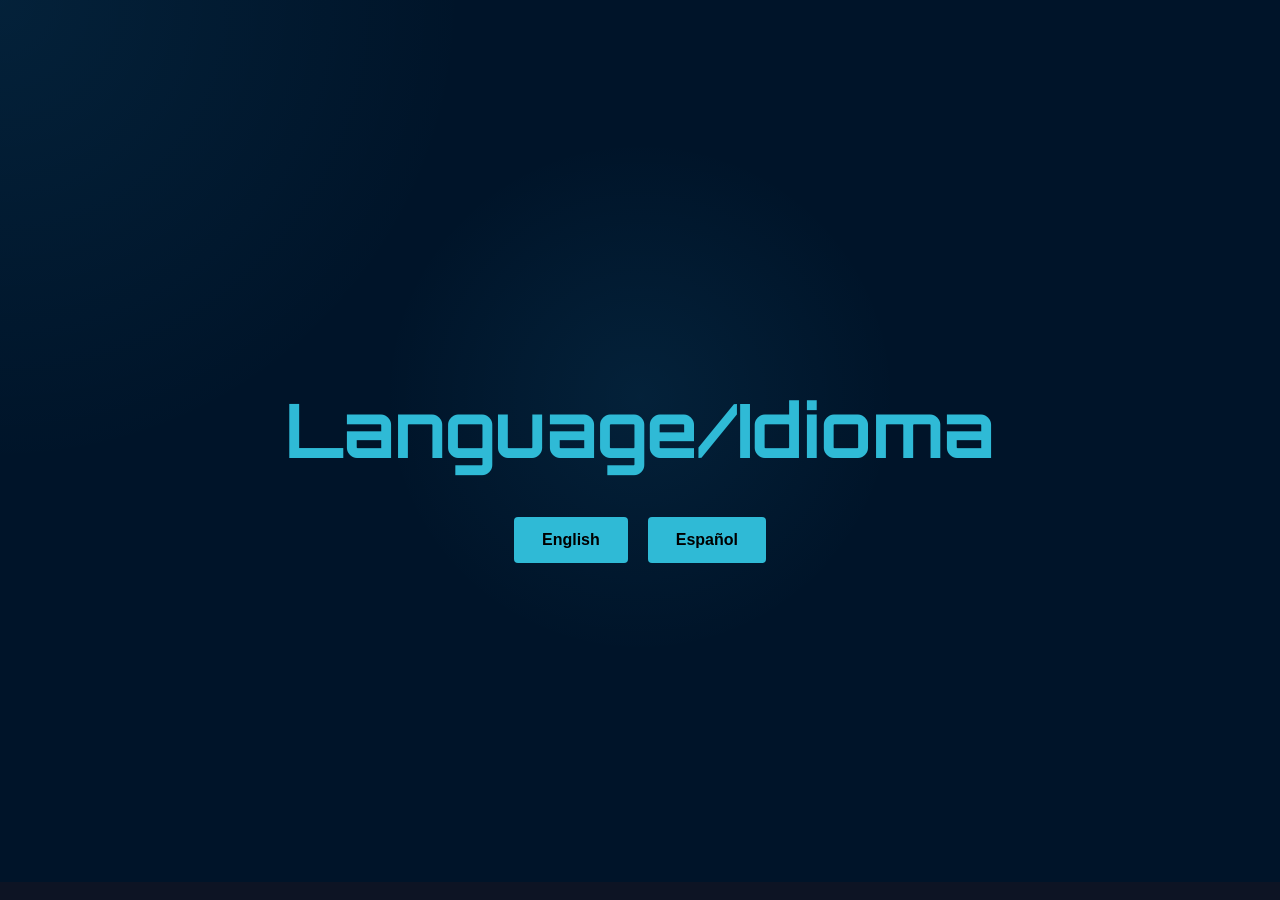
<file: index.html>
<!doctype html>
<html lang="en">
  <head>
    <!--------- General Stylesheet --------->
    <link rel="stylesheet" href="css/general.css" />
    <!-------- Loading Screen Stylesheet -------->
    <link rel="stylesheet" href="css/loadingpage.css" />
    <!-------- HomePage Stylesheet -------->
    <link rel="stylesheet" href="css/index.css" />
    <link
      href="https://fonts.googleapis.com/css2?family=Inter:wght@400;500;700&family=JetBrains+Mono:wght@400;700&family=Orbitron:wght@500;700&family=Space+Grotesk:wght@400;500;700&display=swap"
      rel="stylesheet"
    />
    <link
      href="https://fonts.googleapis.com/css?family=Abril Fatface"
      rel="stylesheet"
    />
    <meta charset="UTF-8" />
    <meta name="viewport" content="width=device-width, initial-scale=1.0" />
    <!-- Page Title -->
    <title>Language/Idioma</title>
    <link rel="icon" href="images/aav_logo.png" type="image/png" />
  </head>
  <body>
    <!--- Loading Screen --->
    <div class="loader"></div>
    <!---- Main Content ---->
    <div class="page-content">
      <div class="scroll-container">
        <section class="panel section-1">
          <h1>Language/Idioma</h1>
          <div class="buttons">
            <a href="html/homepage.html" class="btn">English</a>
            <a href="html/paginaDeInicio.html" class="btn">Español</a>
          </div>
        </section>
      </div>
    </div>
    <script src="js/script.js"></script>
  </body>
</html>
</file>
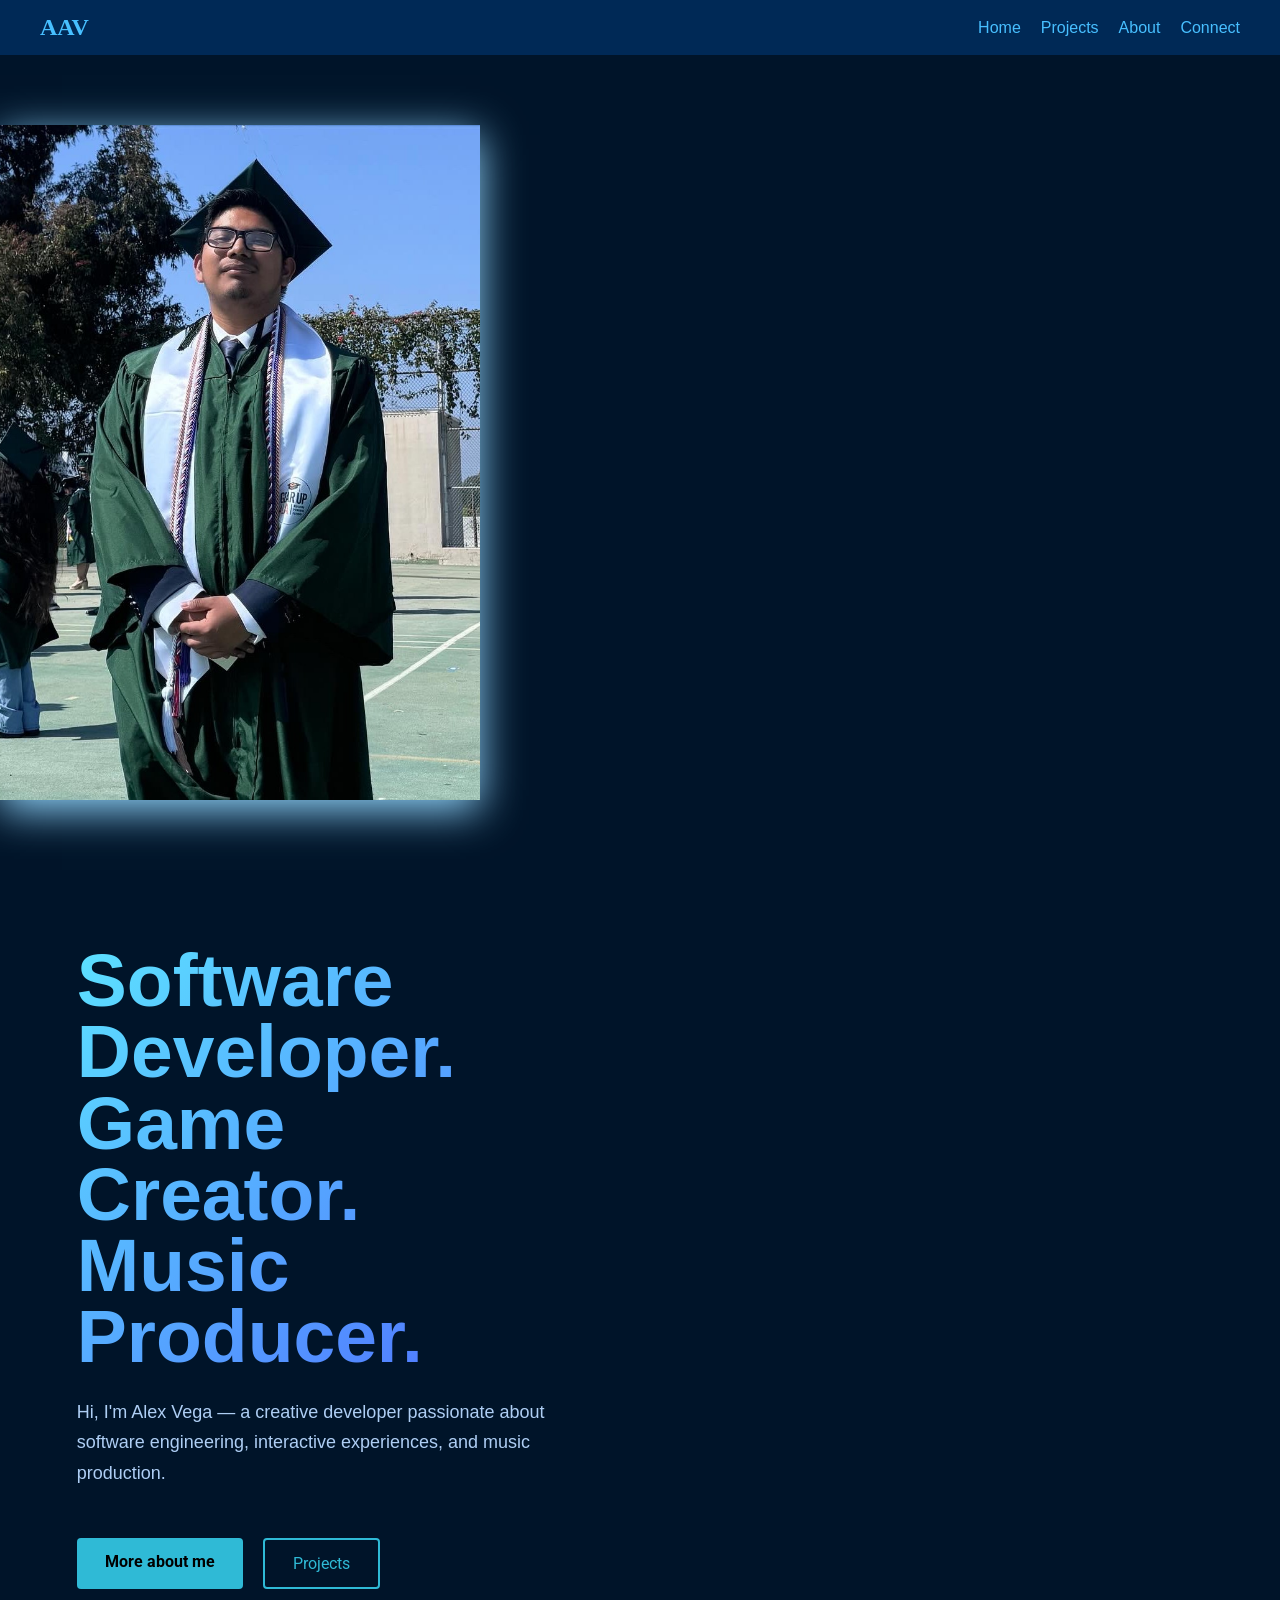
<file: html/index.html>
<!DOCTYPE html>
<html lang="en">
<head>
    <!------ Loading Screen Stylesheet ------>
    <link rel="stylesheet" href="../css/loadinghome.css">
    <!--------- General Stylesheet --------->
    <link rel="stylesheet" href="../css/general.css">
    <!-------- HomePage Stylesheet -------->
    <link rel="stylesheet" href="../css/home.css">
    <link href="https://fonts.googleapis.com/css2?family=Roboto:wght@400;700&display=swap" rel="stylesheet">
    <meta charset="UTF-8">
    <meta name="viewport" content="width=device-width, initial-scale=1.0">
    <!-- Page Title -->
    <title>Home</title>
    <link rel="icon" href="../images/aav_logo.png" type="image/png">
</head>
<body>
    <!-- Loading Screen -->
    <div class="loader">
        <h1>AAV</h1>
    </div>
    <!-- Main Content -->
    <div class="page-content">
        <!-- Navigation Bar -->
        <nav>
            <div class="logo"><a href="index.html">AAV</a></div>
            <div class="hamburger-menu" id="hamburger-menu">
                ☰
            </div>

            <div class="nav-links" id="nav-links">
                <a href="index.html">Home</a>
                <a href="myProjects.html">Projects</a>
                <a href="aboutMe.html">About</a>
                <a href="connect.html">Connect</a>
            </div>
        </nav>
        <!-- Home Page Content -->
        <div class="container">
            <!-- Left Side with Image -->
            <div class="left">
                <img src="../images/grad_photo.jpg" alt="Grad Photo">
            </div>
            <!-- Right Side with Text -->
            <div class="right">
                <h1>
                    Software Developer.<br>
                    Game Creator.<br>
                    Music Producer.
                </h1>
                <p>
                    Hi, I'm Alex Vega — a creative developer passionate about
                    software engineering, interactive experiences, and music production.
                </p>
                <!-- Buttons -->
                <div class="buttons">
                    <a href="aboutMe.html" class="btn">More about me</a>
                    <a href="myProjects.html" class="btn-outline">Projects</a>
                </div>
            </div>
        </div>
    </div>
  <script src="../js/script.js"></script>
</body>
</html>
</file>
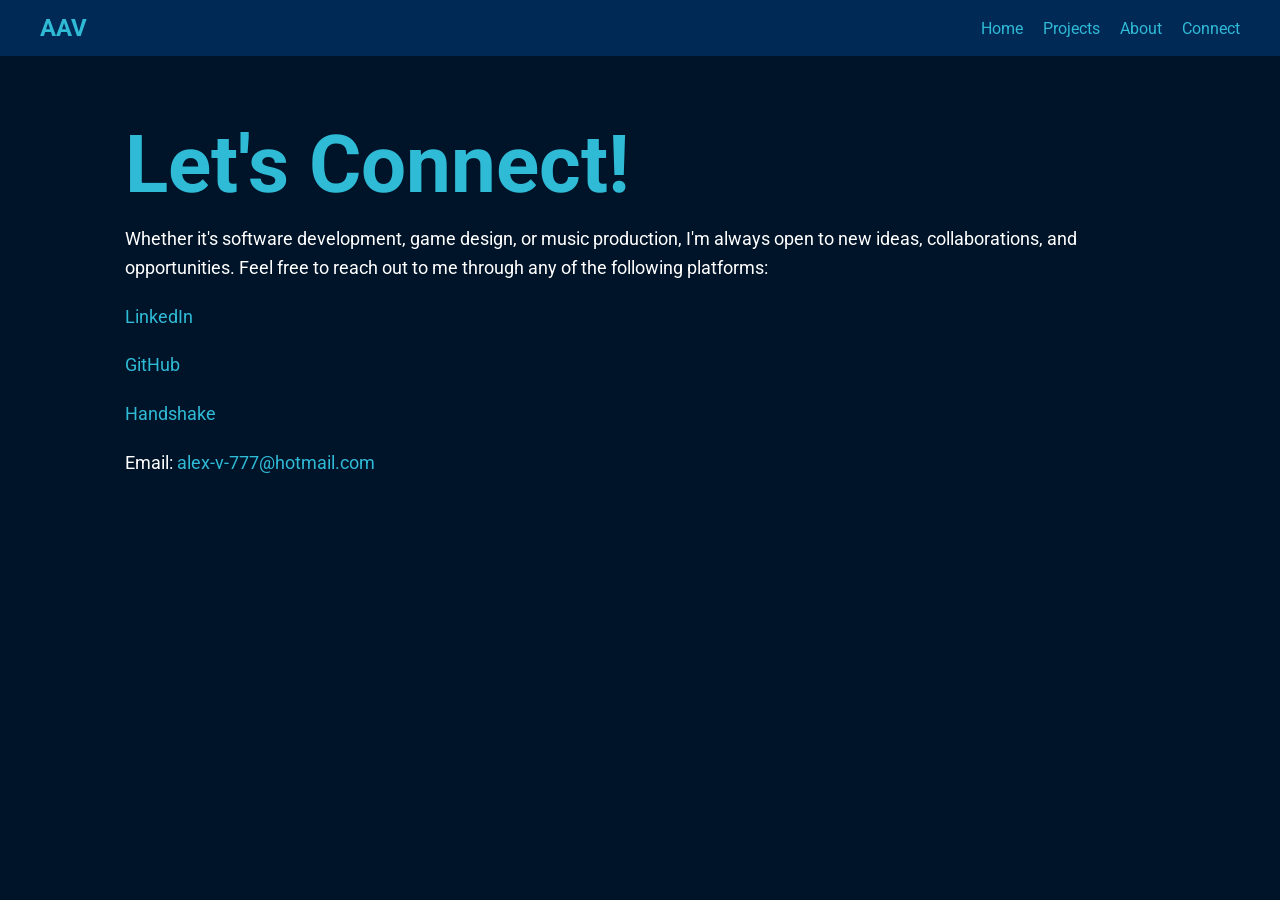
<file: connect.html>
<!DOCTYPE html>
<html lang="en">
<head>
    <!-------- Loading Screen Stylesheet -------->
    <link rel="stylesheet" href="loadingpage.css">
    <!--------- General Stylesheet --------->
    <link rel="stylesheet" href="general.css">
    <!------- Connect Page Stylesheet ------->
    <link rel="stylesheet" href="connect.css">
    <link href="https://fonts.googleapis.com/css2?family=Roboto:wght@400;700&display=swap" rel="stylesheet">
    <meta charset="UTF-8">
    <meta name="viewport" content="width=device-width, initial-scale=1.0">
    <!------- Page Title ------->
    <title>Let's Connect!</title>
</head>
<body>
  <!--- Loading Screen --->
  <div class="loader"></div>
  <!---- Main Content ---->
  <div class="page-content">
    <!-- Navigation Bar -->
    <nav>
      <div class="logo"><a href="index.html">AAV</a></div>
      <div class="hamburger-menu" id="hamburger-menu">
        ☰
      </div>
      <div class="nav-links" id="nav-links">
        <a href="index.html">Home</a>
        <a href="myProjects.html">Projects</a>
        <a href="aboutMe.html">About</a>
        <a href="connect.html">Connect</a>
      </div>
    </nav>
    <!-- Contact Information -->
    <div class="container">
        <h1>Let's Connect!</h1>
        <p>Whether it's software development, game design, or music production, I'm always open to new ideas, collaborations, and opportunities. Feel free to reach out to me through any of the following platforms:</p>
          <p><a href="https://www.linkedin.com/in/aav777/">LinkedIn</a></p>
          <p><a href="https://github.com/aav-911">GitHub</a></p>
          <p><a href="https://georgefox.joinhandshake.com/profiles/aav777">Handshake</a></p>
          <p>Email: <a href="mailto:alex-v-777@hotmail.com">alex-v-777@hotmail.com</a></p>
    </div>
  </div>
  <script src="script.js"></script>
</body>
</html>
</file>
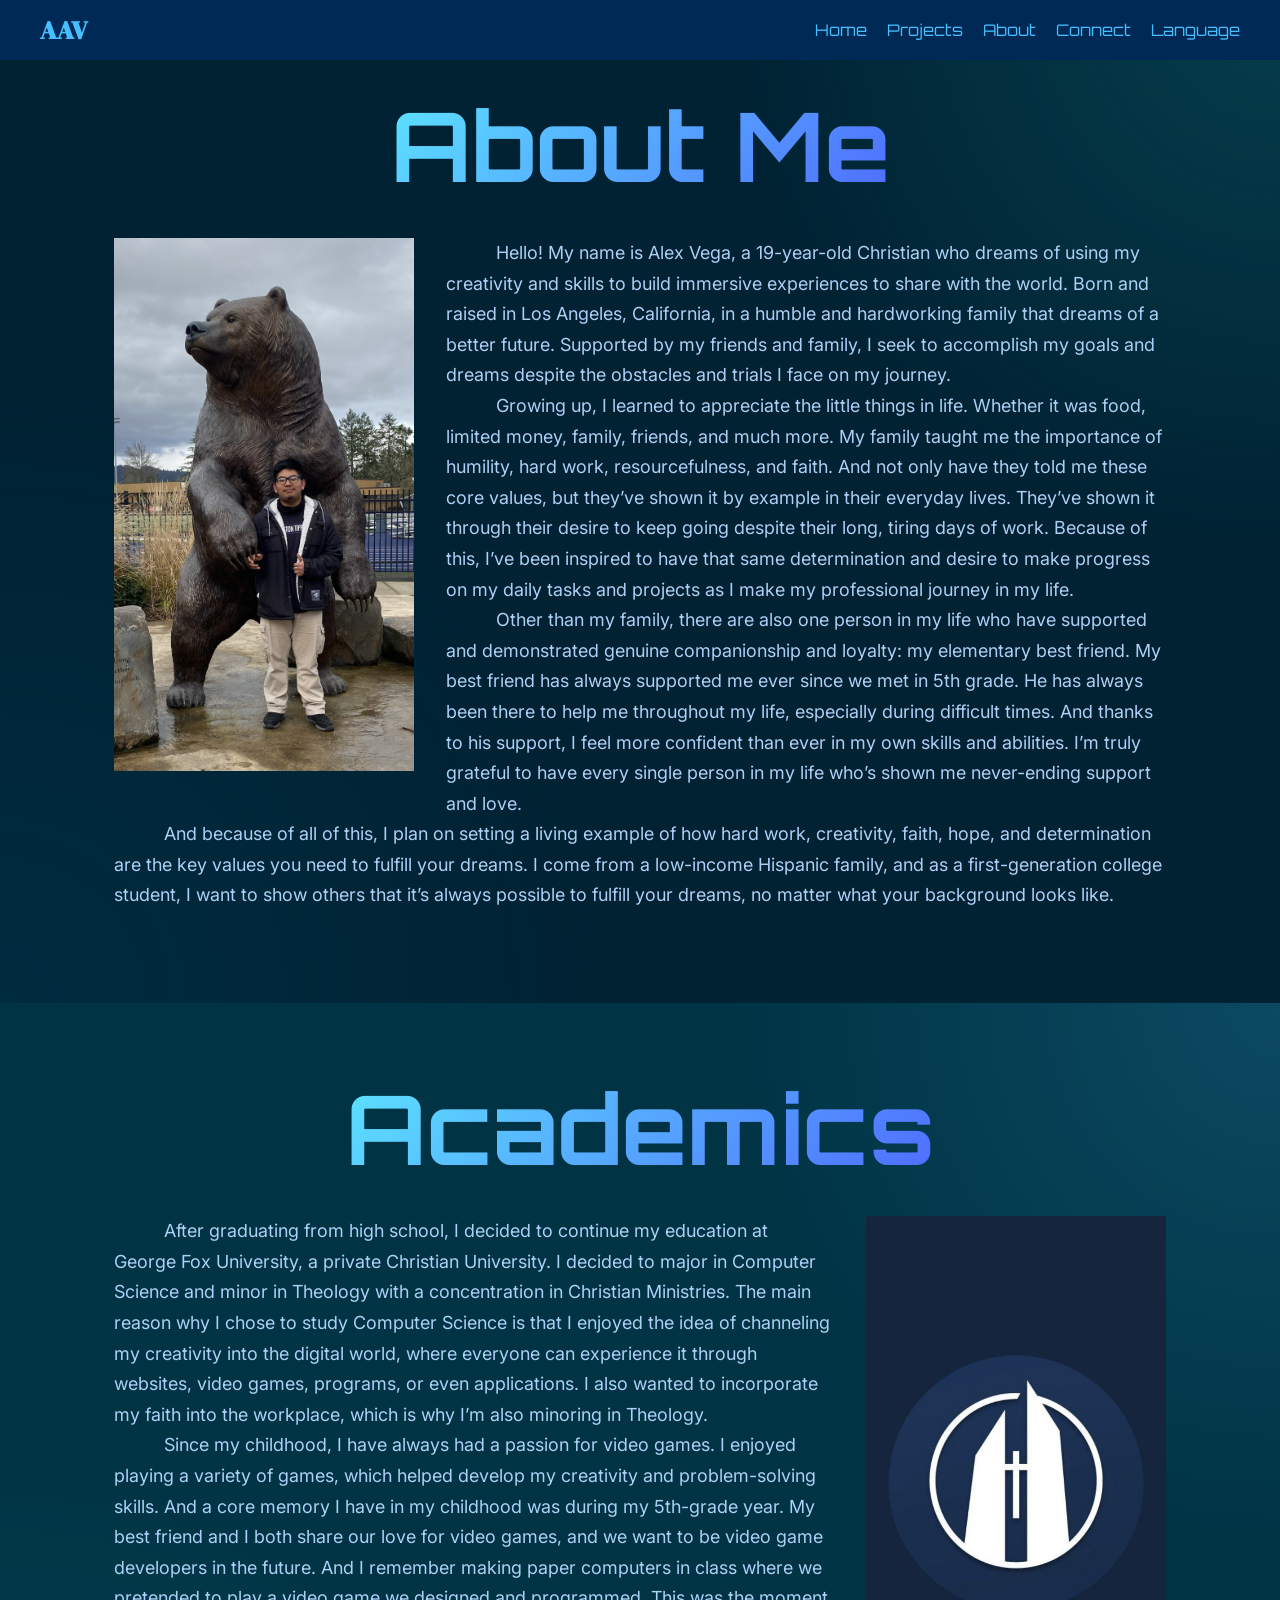
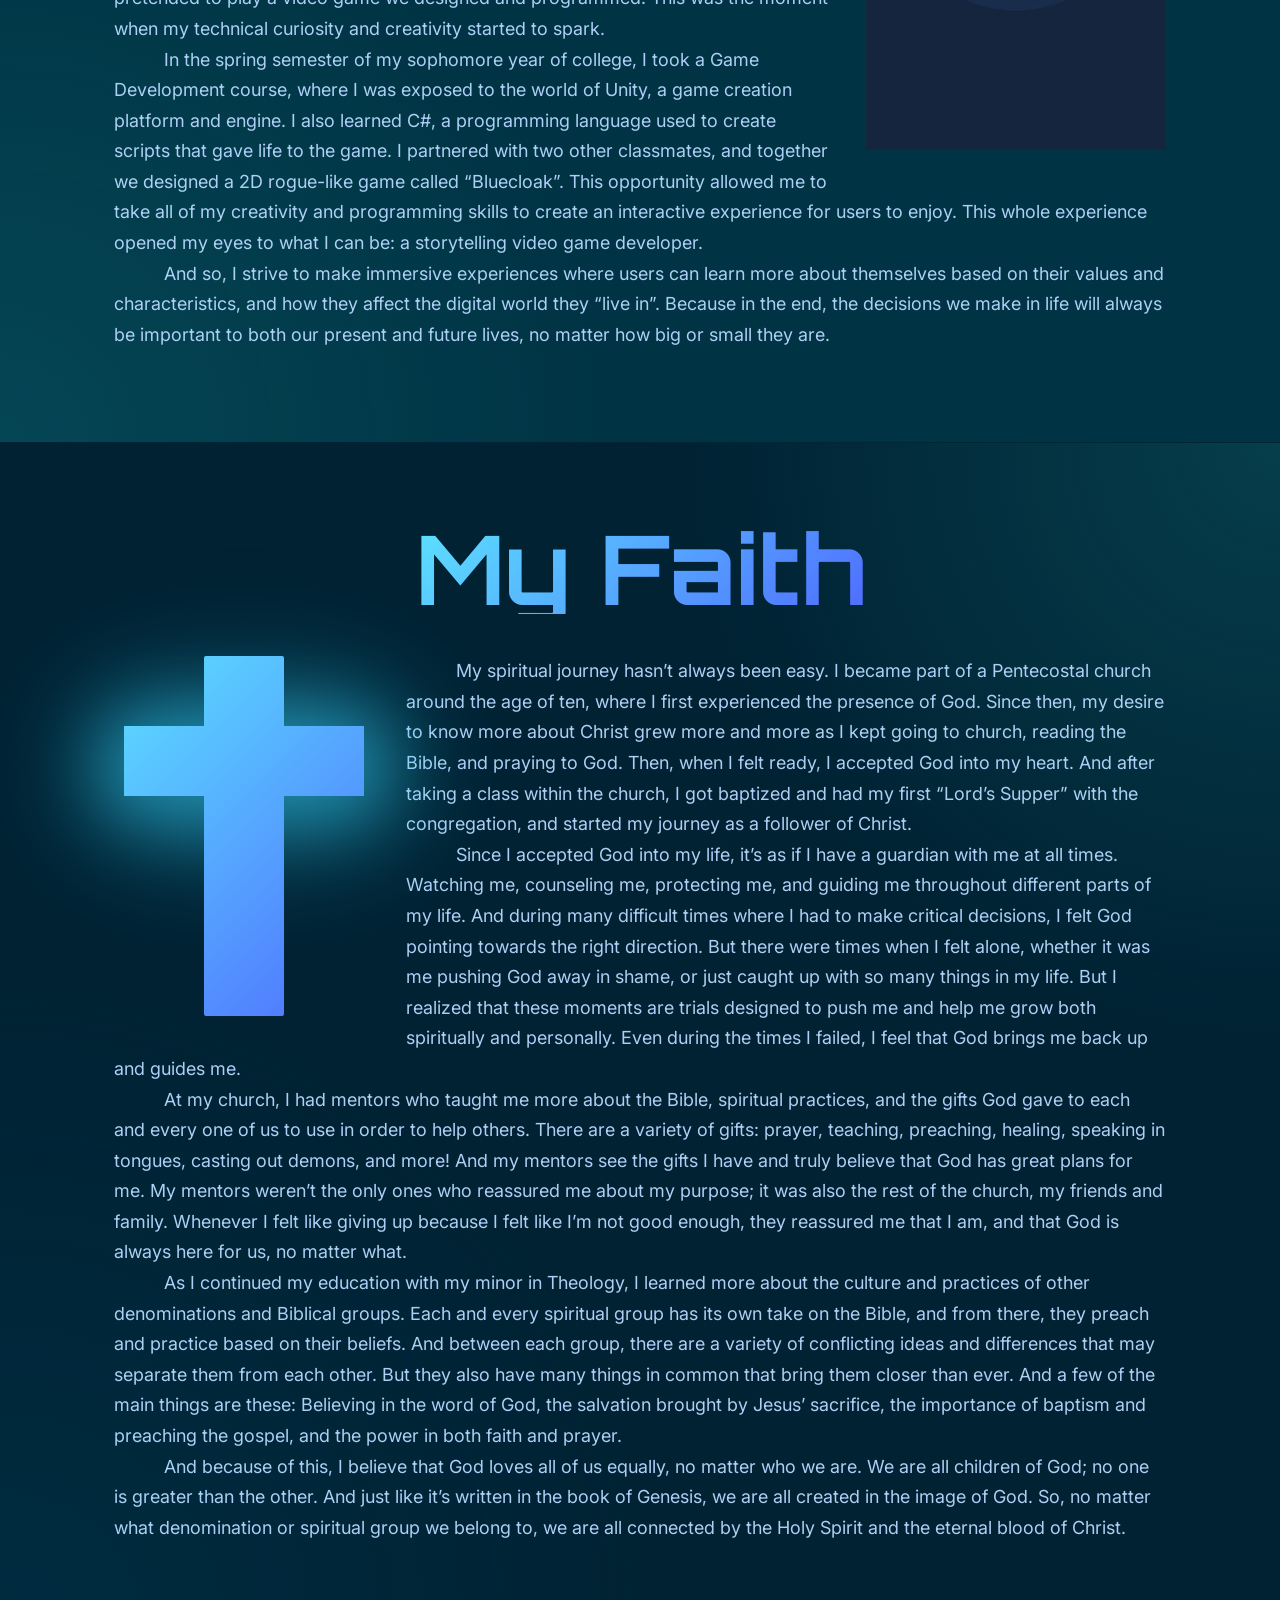
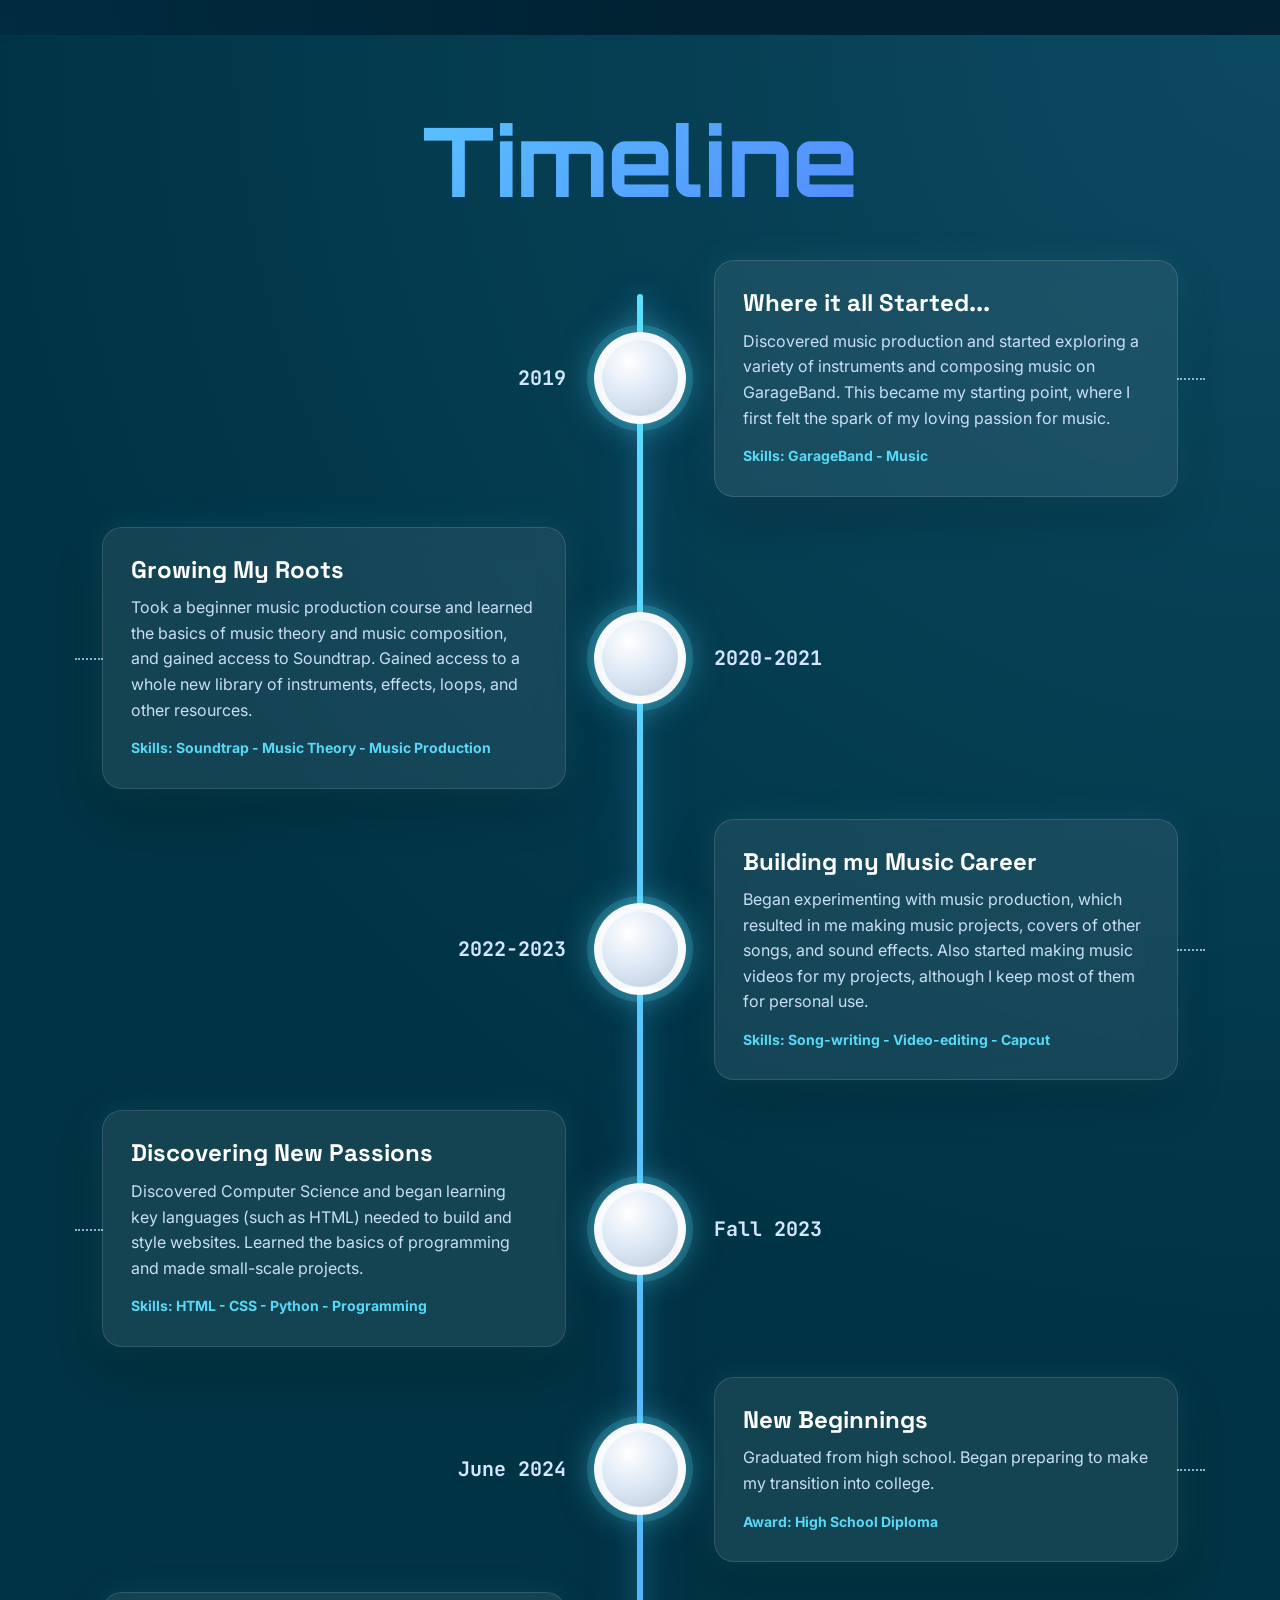
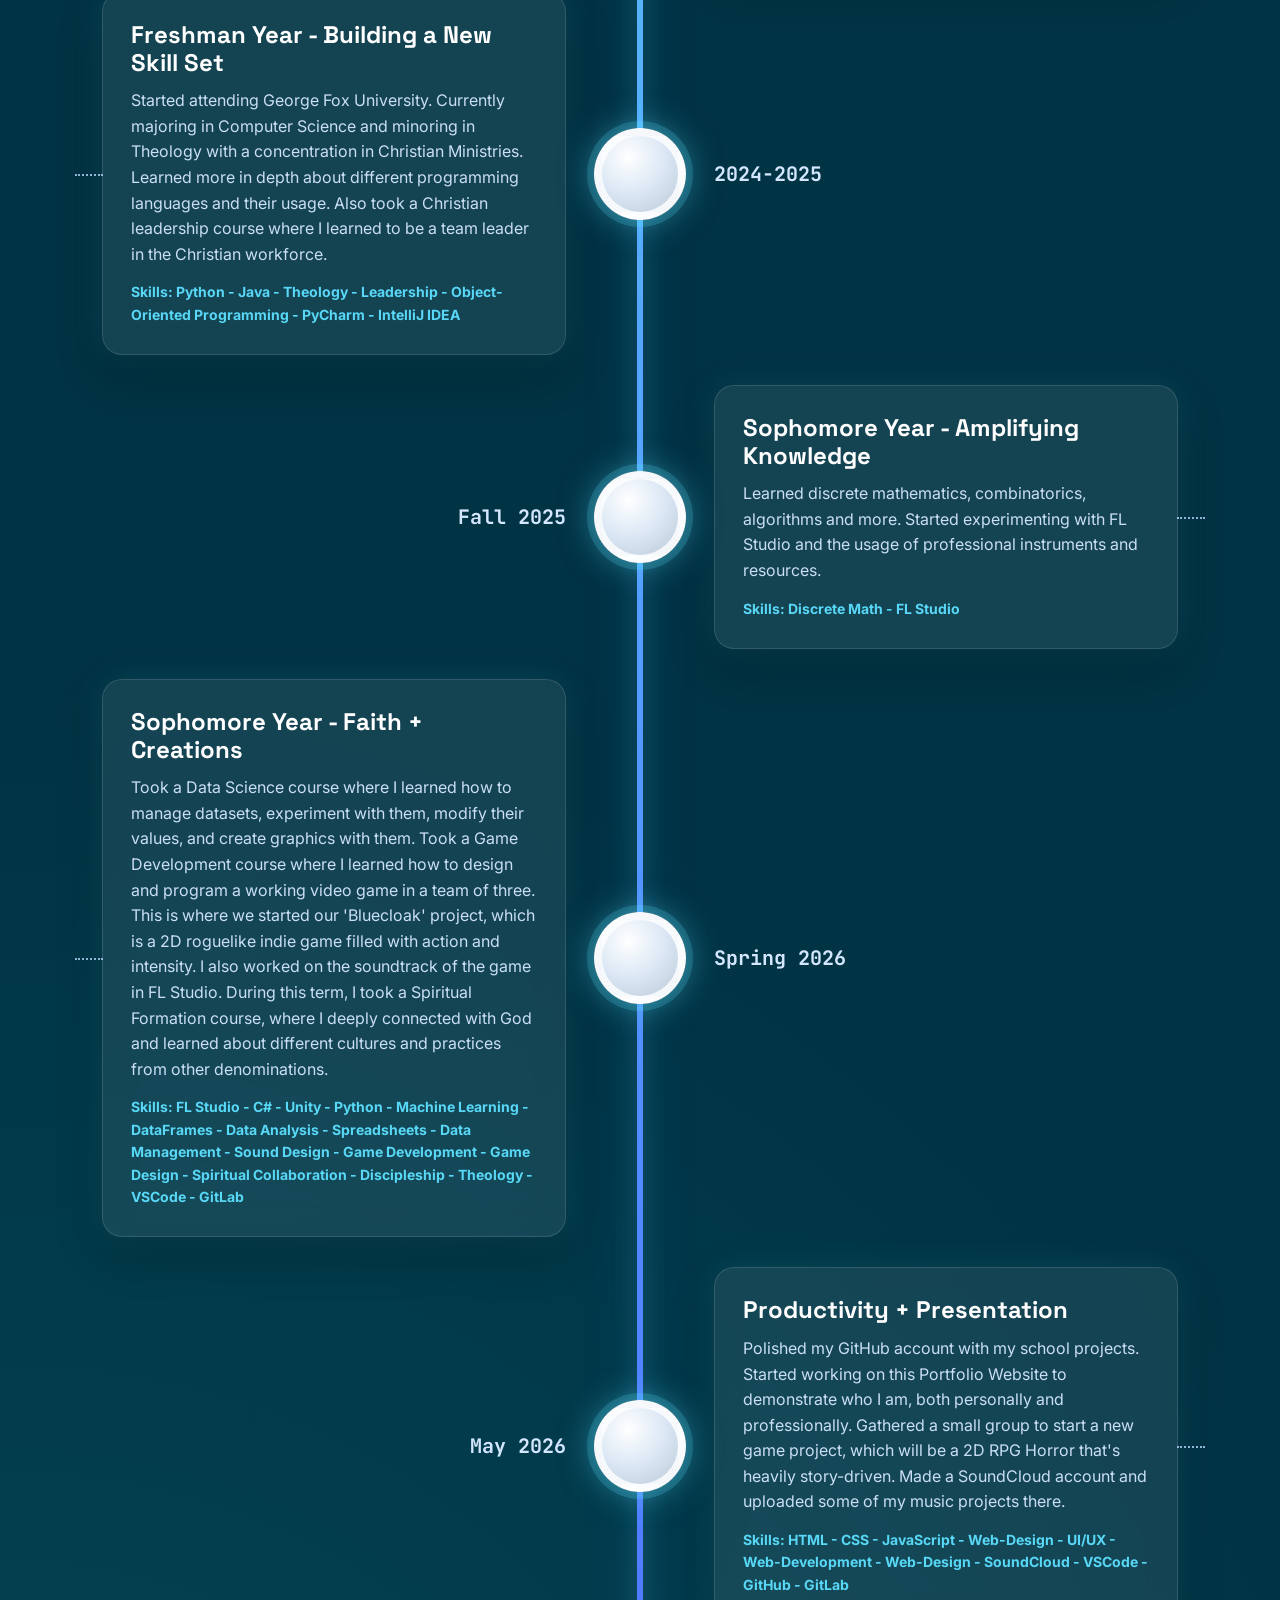
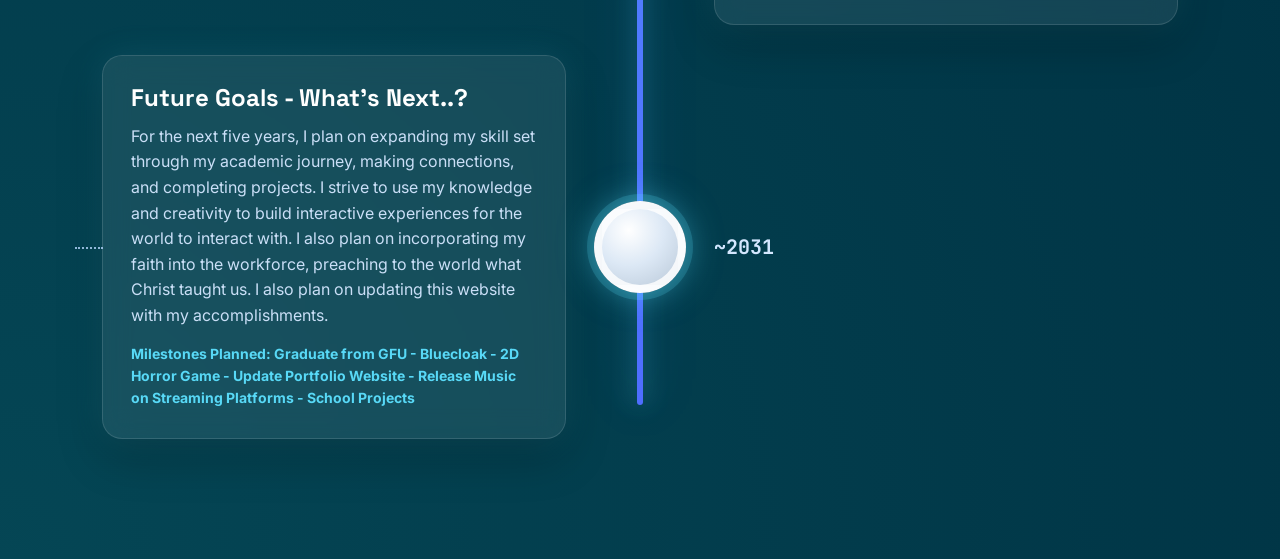
<file: html/aboutMe.html>
<!doctype html>
<html lang="en">
  <head>
    <!-------- Loading Screen Stylesheet -------->
    <link rel="stylesheet" href="../css/loadingpage.css" />
    <!--------- General Stylesheet --------->
    <link rel="stylesheet" href="../css/general.css" />
    <!------- About Me Page Stylesheet ------->
    <link rel="stylesheet" href="../css/about.css" />
    <link
      href="https://fonts.googleapis.com/css2?family=Inter:wght@400;500;700&family=JetBrains+Mono:wght@400;700&family=Orbitron:wght@500;700&family=Space+Grotesk:wght@400;500;700&display=swap"
      rel="stylesheet"
    />
    <link
      href="https://fonts.googleapis.com/css?family=Abril Fatface"
      rel="stylesheet"
    />
    <meta charset="UTF-8" />
    <meta name="viewport" content="width=device-width, initial-scale=1.0" />
    <!----- Page Title ----->
    <title>Who am I?</title>
    <link rel="icon" href="../images/aav_logo.png" type="image/png" />
  </head>
  <body>
    <!-- Navigation Bar -->
    <nav aria-label="Primary navigation">
      <div class="logo"><a href="homepage.html">AAV</a></div>
      <div class="hamburger-menu" id="hamburger-menu">☰</div>
      <div class="nav-links" id="nav-links">
        <a href="homepage.html">Home</a>
        <a href="myProjects.html">Projects</a>
        <a href="aboutMe.html">About</a>
        <a href="connect.html">Connect</a>
        <a href="../index.html">Language</a>
      </div>
    </nav>
    <!---- Main Content ---->
    <div class="page-content">
      <!--- Loading Screen --->
      <div class="loader"></div>
      <!-- About Me Information -->
      <section class="panel section-1">
        <h1 data-typewriter-text="About Me" data-typewriter-speed="70">
          About Me
        </h1>
        <div class="panel-body">
          <img
            class="panel-graphic"
            src="../images/alex_gfu.jpg"
            alt="GFU Photo"
          />
          <p>
            Hello! My name is Alex Vega, a 19-year-old Christian who dreams of
            using my creativity and skills to build immersive experiences to
            share with the world. Born and raised in Los Angeles, California, in
            a humble and hardworking family that dreams of a better future.
            Supported by my friends and family, I seek to accomplish my goals
            and dreams despite the obstacles and trials I face on my journey.
          </p>
          <p>
            Growing up, I learned to appreciate the little things in life.
            Whether it was food, limited money, family, friends, and much more.
            My family taught me the importance of humility, hard work,
            resourcefulness, and faith. And not only have they told me these
            core values, but they’ve shown it by example in their everyday
            lives. They’ve shown it through their desire to keep going despite
            their long, tiring days of work. Because of this, I’ve been inspired
            to have that same determination and desire to make progress on my
            daily tasks and projects as I make my professional journey in my
            life.
          </p>
          <p>
            Other than my family, there are also one person in my life who have
            supported and demonstrated genuine companionship and loyalty: my
            elementary best friend. My best friend has always supported me ever
            since we met in 5th grade. He has always been there to help me
            throughout my life, especially during difficult times. And thanks to
            his support, I feel more confident than ever in my own skills and
            abilities. I’m truly grateful to have every single person in my life
            who’s shown me never-ending support and love.
          </p>
          <p>
            And because of all of this, I plan on setting a living example of
            how hard work, creativity, faith, hope, and determination are the
            key values you need to fulfill your dreams. I come from a low-income
            Hispanic family, and as a first-generation college student, I want
            to show others that it’s always possible to fulfill your dreams, no
            matter what your background looks like.
          </p>
        </div>
      </section>
      <section class="panel section-2">
        <h1>Academics</h1>
        <div class="panel-body">
          <img
            class="panel-graphic"
            src="../images/gfu4.jpg"
            alt="GFU Graphic"
          />
          <p>
            After graduating from high school, I decided to continue my
            education at George Fox University, a private Christian University.
            I decided to major in Computer Science and minor in Theology with a
            concentration in Christian Ministries. The main reason why I chose
            to study Computer Science is that I enjoyed the idea of channeling
            my creativity into the digital world, where everyone can experience
            it through websites, video games, programs, or even applications. I
            also wanted to incorporate my faith into the workplace, which is why
            I’m also minoring in Theology.
          </p>
          <p>
            Since my childhood, I have always had a passion for video games. I
            enjoyed playing a variety of games, which helped develop my
            creativity and problem-solving skills. And a core memory I have in
            my childhood was during my 5th-grade year. My best friend and I both
            share our love for video games, and we want to be video game
            developers in the future. And I remember making paper computers in
            class where we pretended to play a video game we designed and
            programmed. This was the moment when my technical curiosity and
            creativity started to spark.
          </p>
          <p>
            In the spring semester of my sophomore year of college, I took a
            Game Development course, where I was exposed to the world of Unity,
            a game creation platform and engine. I also learned C#, a
            programming language used to create scripts that gave life to the
            game. I partnered with two other classmates, and together we
            designed a 2D rogue-like game called “Bluecloak”. This opportunity
            allowed me to take all of my creativity and programming skills to
            create an interactive experience for users to enjoy. This whole
            experience opened my eyes to what I can be: a storytelling video
            game developer.
          </p>
          <p>
            And so, I strive to make immersive experiences where users can learn
            more about themselves based on their values and characteristics, and
            how they affect the digital world they “live in”. Because in the
            end, the decisions we make in life will always be important to both
            our present and future lives, no matter how big or small they are.
          </p>
        </div>
      </section>
      <section class="panel section-3">
        <h1>My Faith</h1>
        <div class="panel-body">
          <div class="panel-graphic cross">
            <div class="glow-horizontal"></div>
          </div>
          <p>
            My spiritual journey hasn’t always been easy. I became part of a
            Pentecostal church around the age of ten, where I first experienced
            the presence of God. Since then, my desire to know more about Christ
            grew more and more as I kept going to church, reading the Bible, and
            praying to God. Then, when I felt ready, I accepted God into my
            heart. And after taking a class within the church, I got baptized
            and had my first “Lord’s Supper” with the congregation, and started
            my journey as a follower of Christ.
          </p>
          <p>
            Since I accepted God into my life, it’s as if I have a guardian with
            me at all times. Watching me, counseling me, protecting me, and
            guiding me throughout different parts of my life. And during many
            difficult times where I had to make critical decisions, I felt God
            pointing towards the right direction. But there were times when I
            felt alone, whether it was me pushing God away in shame, or just
            caught up with so many things in my life. But I realized that these
            moments are trials designed to push me and help me grow both
            spiritually and personally. Even during the times I failed, I feel
            that God brings me back up and guides me.
          </p>
          <p>
            At my church, I had mentors who taught me more about the Bible,
            spiritual practices, and the gifts God gave to each and every one of
            us to use in order to help others. There are a variety of gifts:
            prayer, teaching, preaching, healing, speaking in tongues, casting
            out demons, and more! And my mentors see the gifts I have and truly
            believe that God has great plans for me. My mentors weren’t the only
            ones who reassured me about my purpose; it was also the rest of the
            church, my friends and family. Whenever I felt like giving up
            because I felt like I’m not good enough, they reassured me that I
            am, and that God is always here for us, no matter what.
          </p>
          <p>
            As I continued my education with my minor in Theology, I learned
            more about the culture and practices of other denominations and
            Biblical groups. Each and every spiritual group has its own take on
            the Bible, and from there, they preach and practice based on their
            beliefs. And between each group, there are a variety of conflicting
            ideas and differences that may separate them from each other. But
            they also have many things in common that bring them closer than
            ever. And a few of the main things are these: Believing in the word
            of God, the salvation brought by Jesus’ sacrifice, the importance of
            baptism and preaching the gospel, and the power in both faith and
            prayer.
          </p>
          <p>
            And because of this, I believe that God loves all of us equally, no
            matter who we are. We are all children of God; no one is greater
            than the other. And just like it’s written in the book of Genesis,
            we are all created in the image of God. So, no matter what
            denomination or spiritual group we belong to, we are all connected
            by the Holy Spirit and the eternal blood of Christ.
          </p>
        </div>
      </section>
      <section class="panel section-4">
        <h1>Timeline</h1>
        <div class="timeline" id="timeline"></div>
      </section>
    </div>
    <audio id="bg-music" src="../music/Website_Page.mp3" preload="auto"></audio>
    <script src="../js/script.js"></script>
    <script src="../js/typewriter.js"></script>
    <script src="../js/timeline.js"></script>
  </body>
</html>
</file>
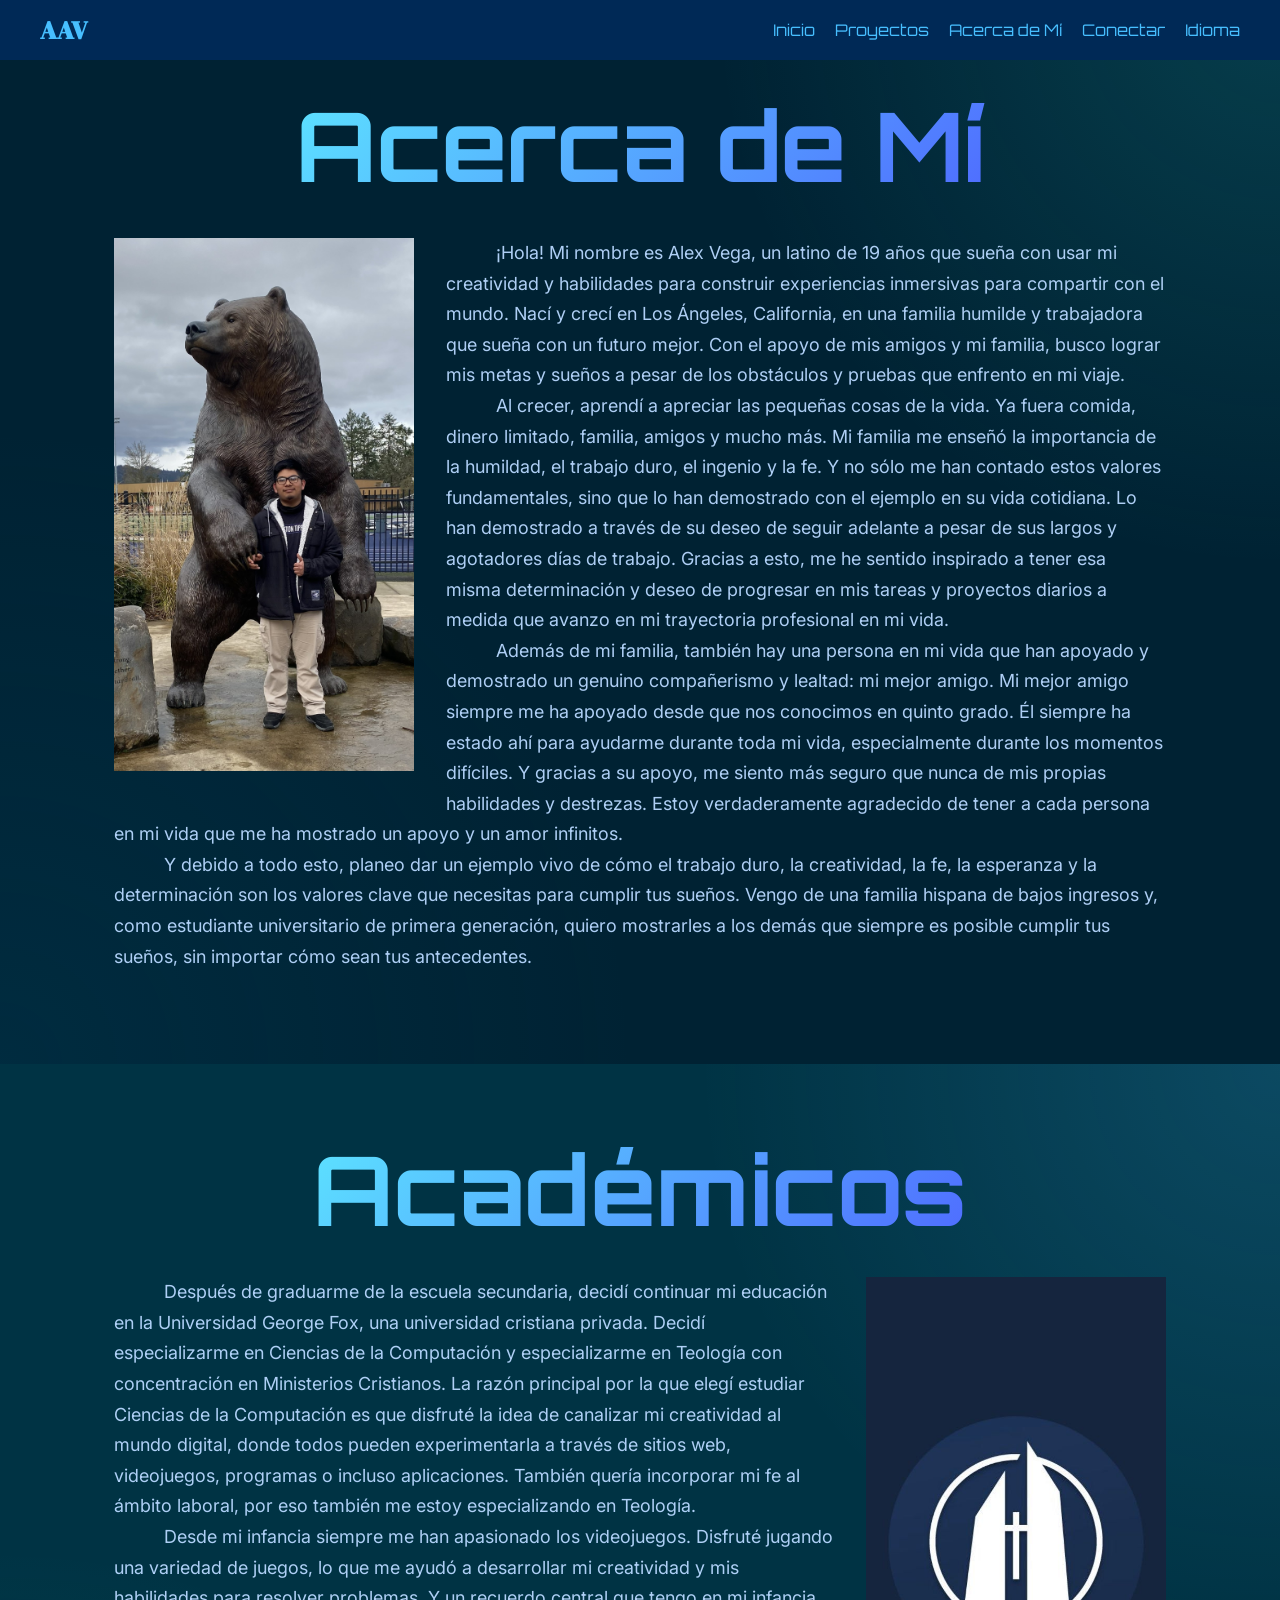
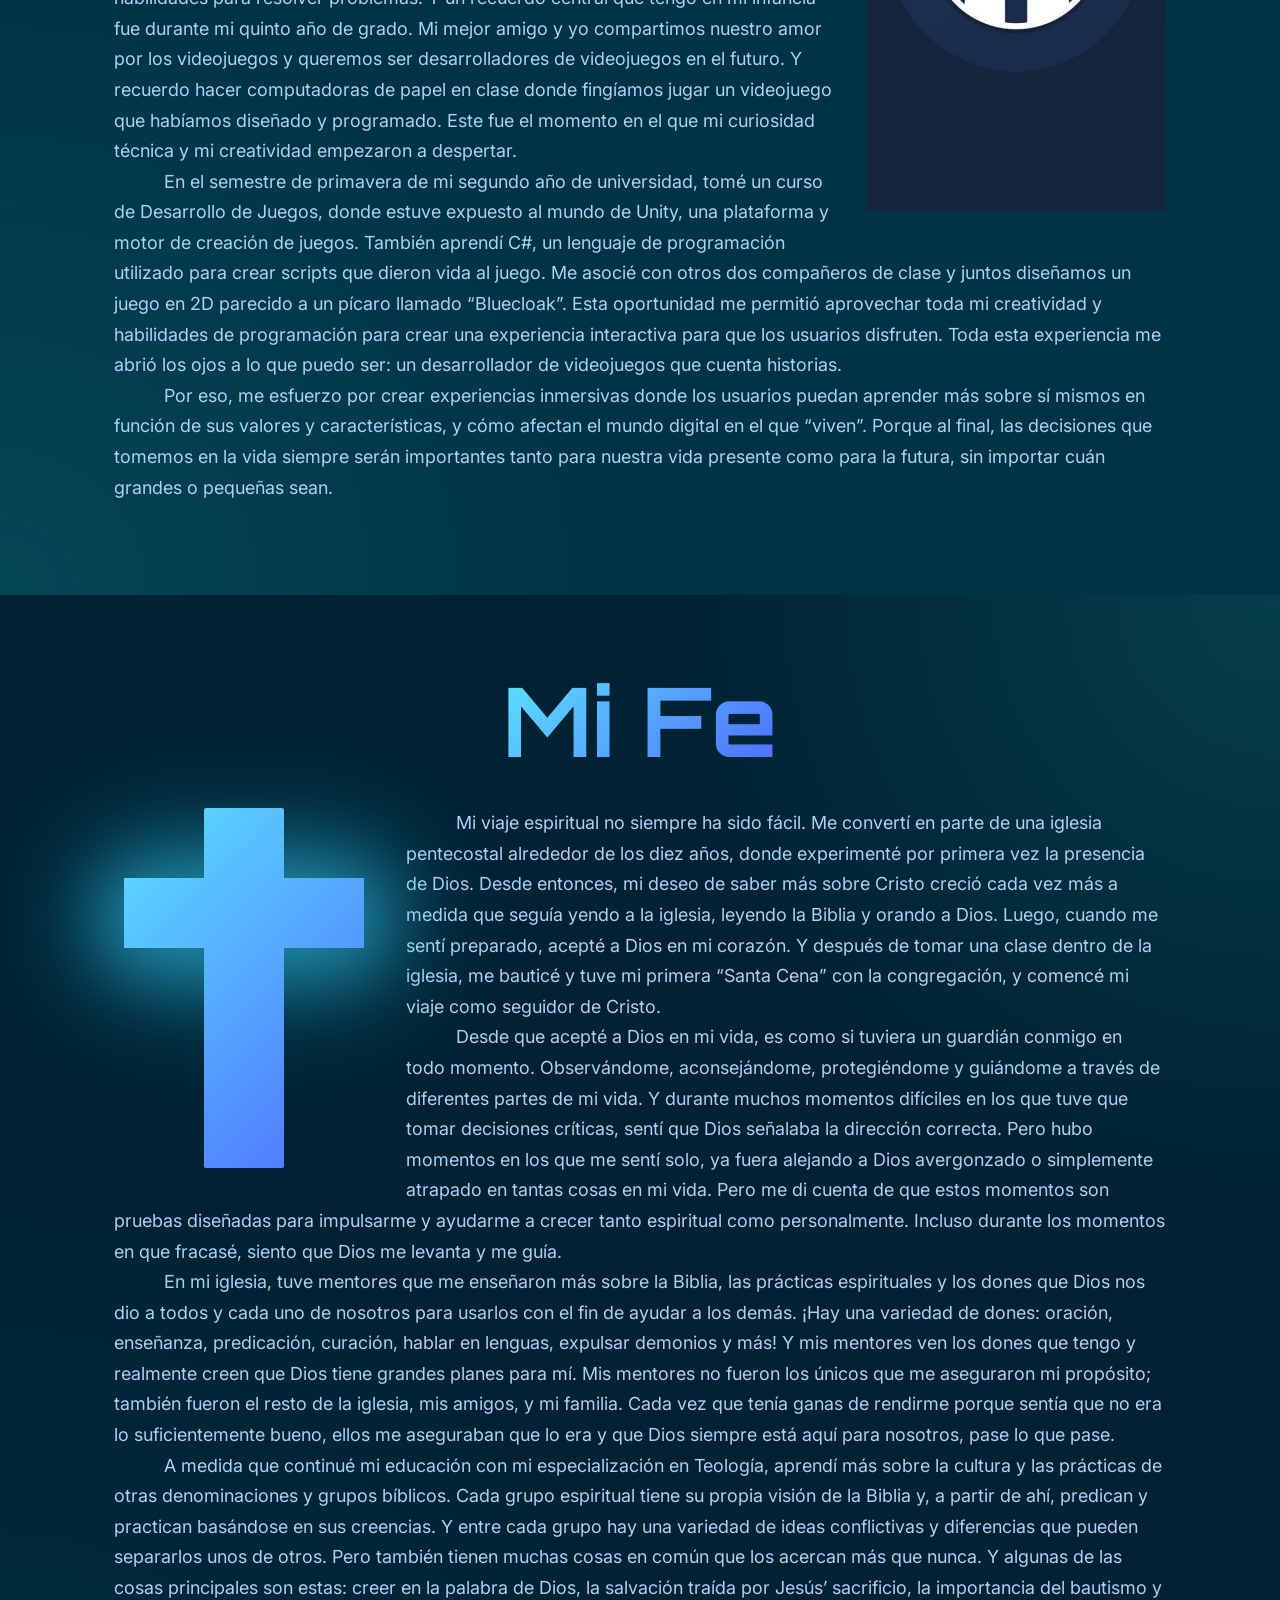
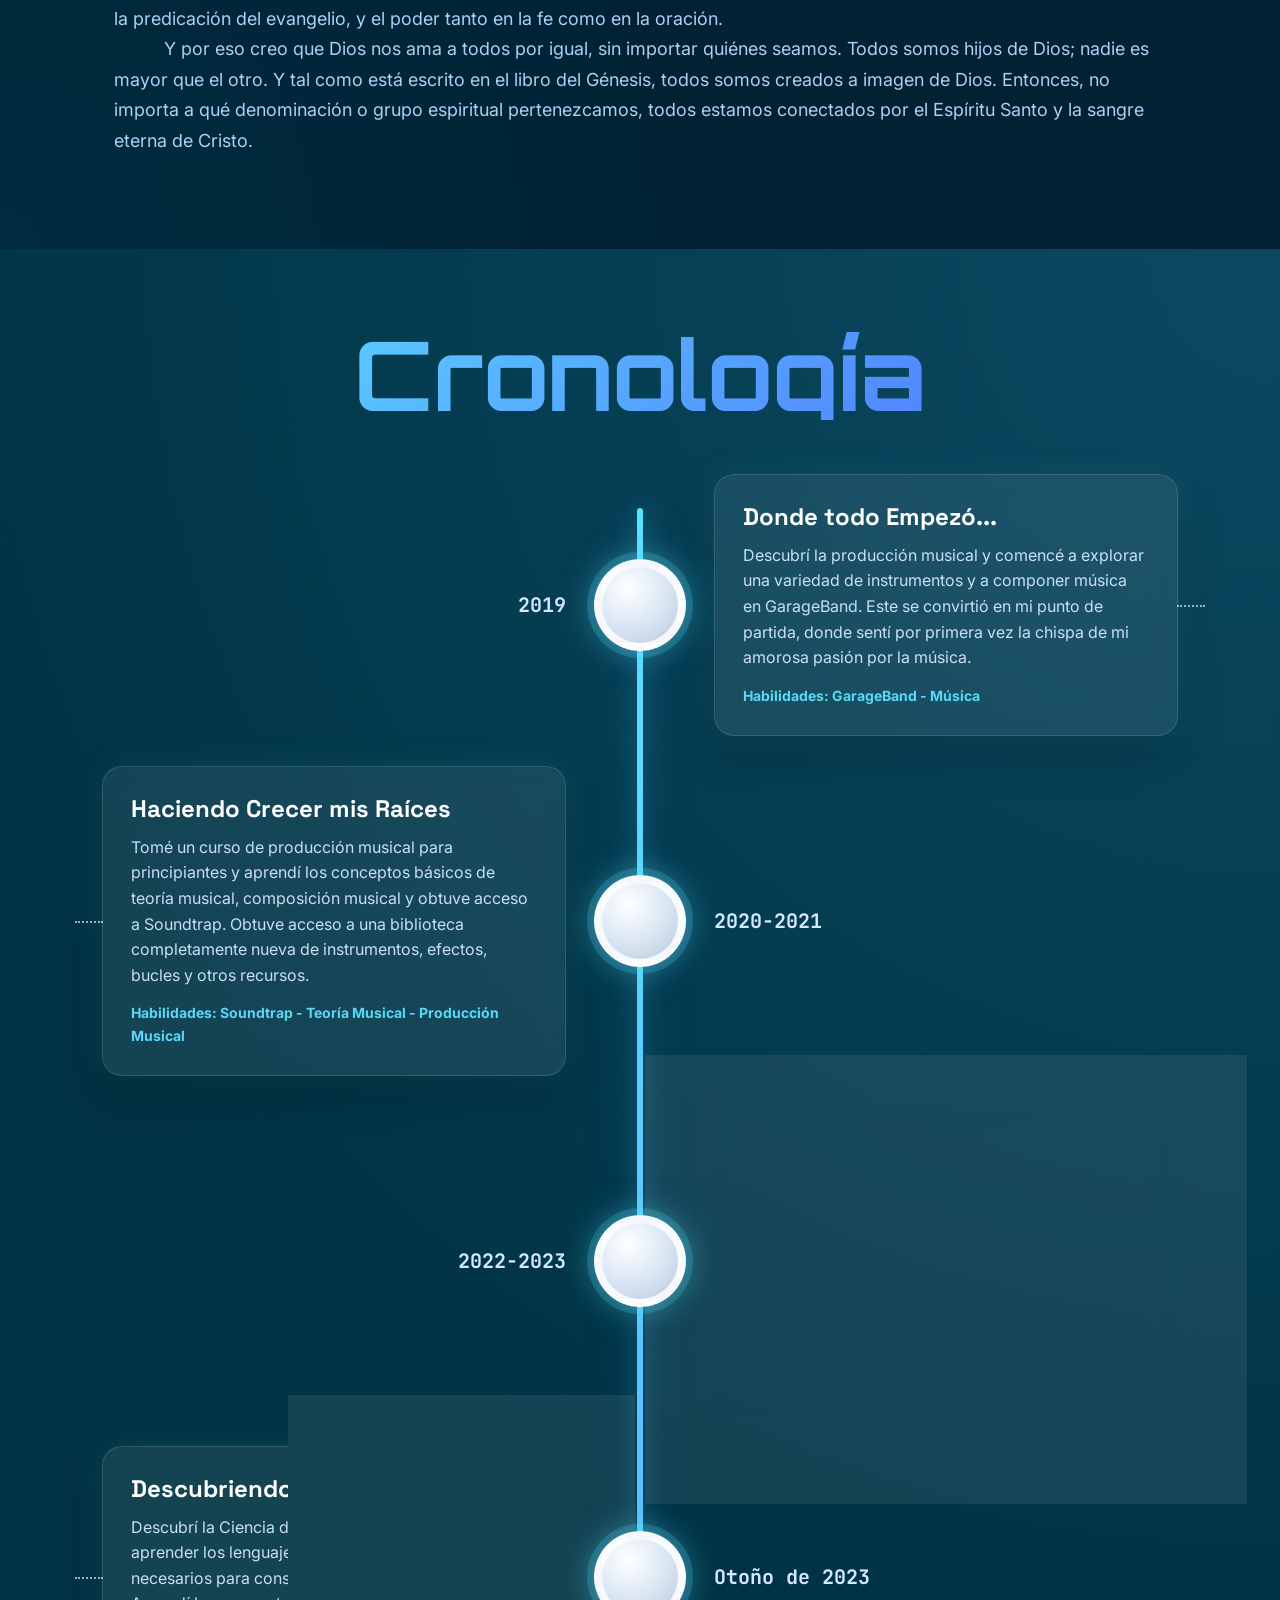
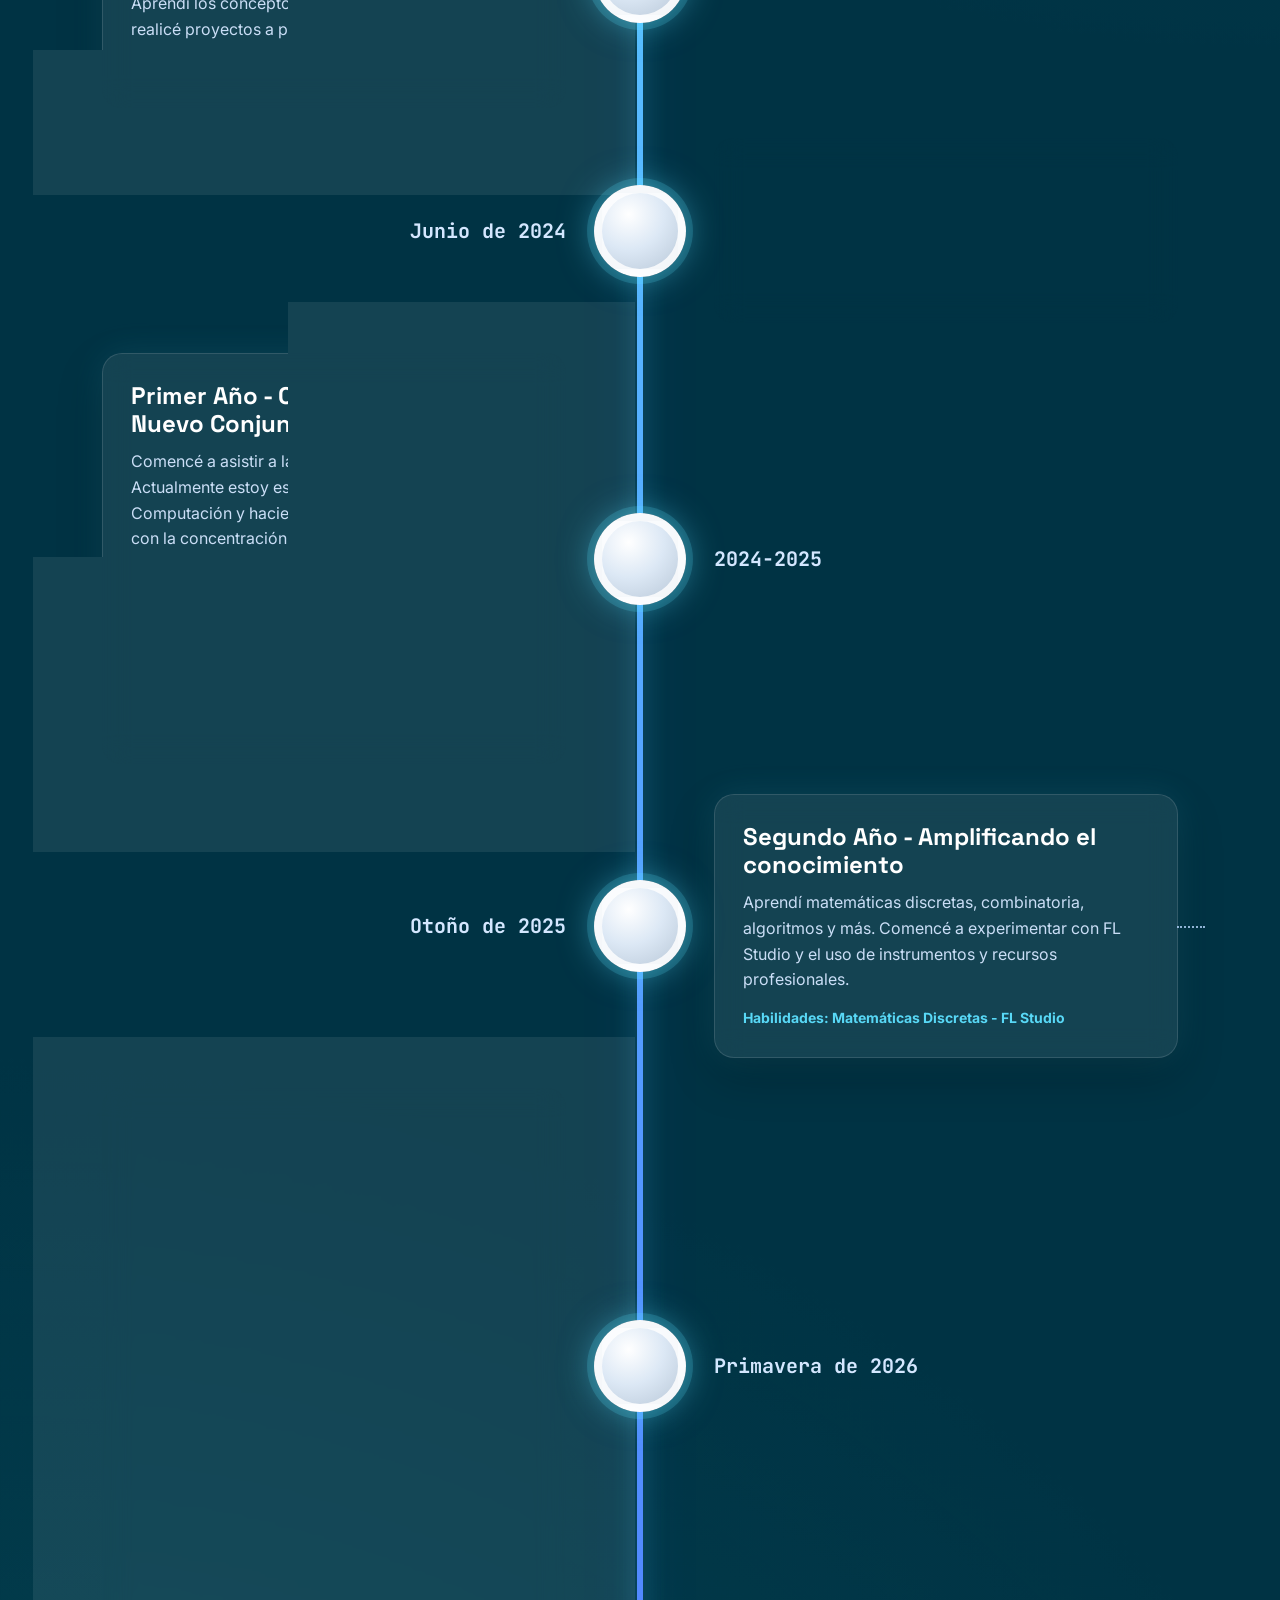
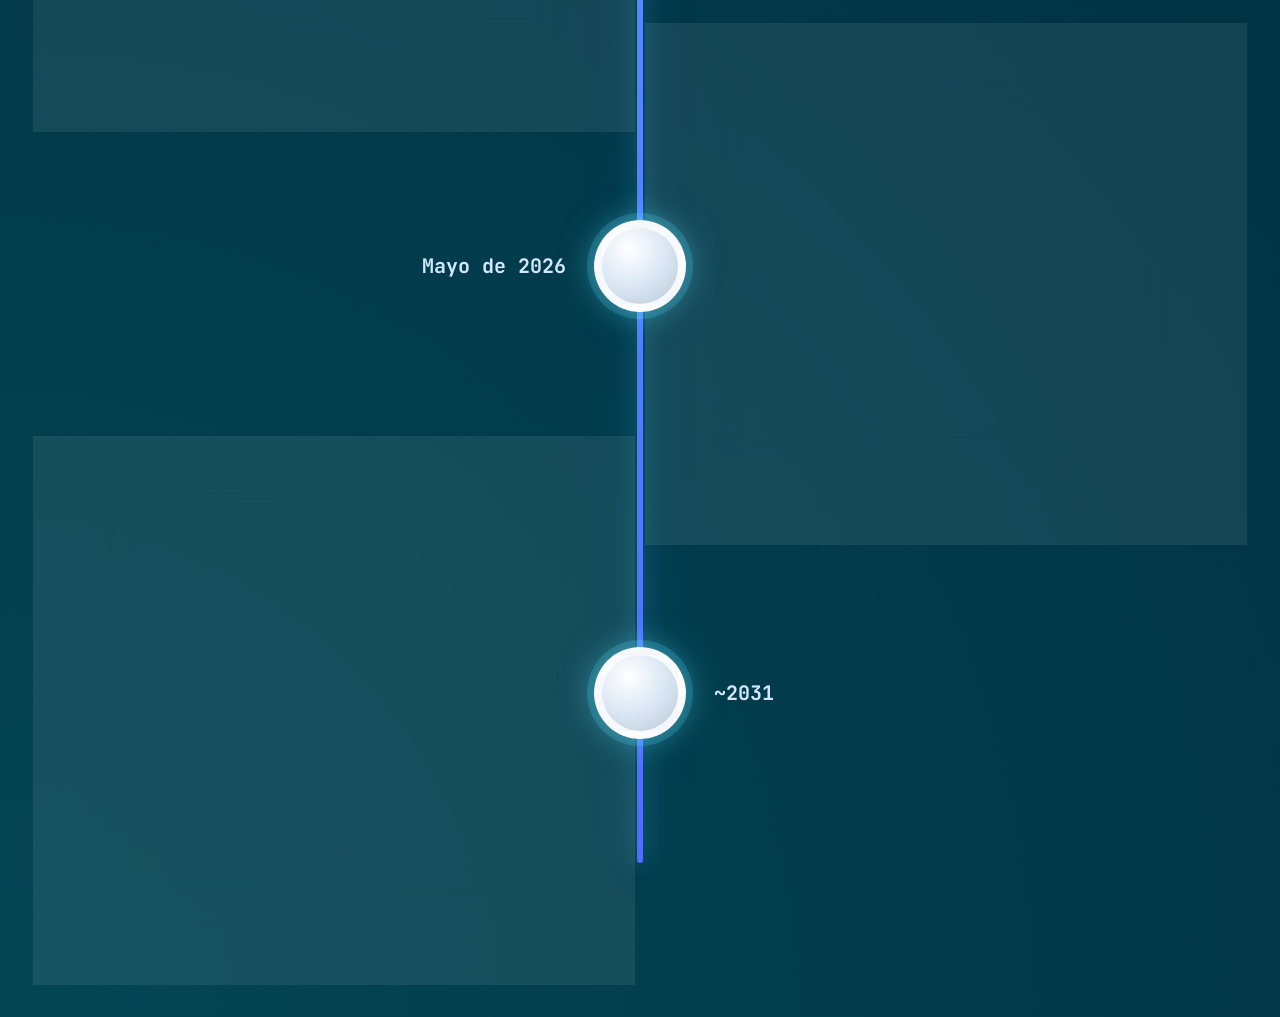
<file: html/acercaDeMi.html>
<!doctype html>
<html lang="en">
  <head>
    <!-------- Loading Screen Stylesheet -------->
    <link rel="stylesheet" href="../css/loadingpage.css" />
    <!--------- General Stylesheet --------->
    <link rel="stylesheet" href="../css/general.css" />
    <!------- About Me Page Stylesheet ------->
    <link rel="stylesheet" href="../css/about.css" />
    <link
      href="https://fonts.googleapis.com/css2?family=Inter:wght@400;500;700&family=JetBrains+Mono:wght@400;700&family=Orbitron:wght@500;700&family=Space+Grotesk:wght@400;500;700&display=swap"
      rel="stylesheet"
    />
    <link
      href="https://fonts.googleapis.com/css?family=Abril Fatface"
      rel="stylesheet"
    />
    <meta charset="UTF-8" />
    <meta name="viewport" content="width=device-width, initial-scale=1.0" />
    <!----- Page Title ----->
    <title>¿Quién soy yo?</title>
    <link rel="icon" href="../images/aav_logo.png" type="image/png" />
  </head>
  <body>
    <!-- Navigation Bar -->
    <nav aria-label="Primary navigation">
      <div class="logo"><a href="paginaDeInicio.html">AAV</a></div>
      <div class="hamburger-menu" id="hamburger-menu">☰</div>
      <div class="nav-links" id="nav-links">
        <a href="paginaDeInicio.html">Inicio</a>
        <a href="misProyectos.html">Proyectos</a>
        <a href="acercaDeMi.html">Acerca de Mí</a>
        <a href="conectar.html">Conectar</a>
        <a href="../index.html">Idioma</a>
      </div>
    </nav>
    <!---- Main Content ---->
    <div class="page-content">
      <!--- Loading Screen --->
      <div class="loader"></div>
      <!-- About Me Information -->
      <section class="panel section-1">
        <h1 data-typewriter-text="Acerca de Mí" data-typewriter-speed="70">
          Acerca de Mí
        </h1>
        <div class="panel-body">
          <img
            class="panel-graphic"
            src="../images/alex_gfu.jpg"
            alt="GFU Photo"
          />
          <p>
            ¡Hola! Mi nombre es Alex Vega, un latino de 19 años que sueña con
            usar mi creatividad y habilidades para construir experiencias
            inmersivas para compartir con el mundo. Nací y crecí en Los Ángeles,
            California, en una familia humilde y trabajadora que sueña con un
            futuro mejor. Con el apoyo de mis amigos y mi familia, busco lograr
            mis metas y sueños a pesar de los obstáculos y pruebas que enfrento
            en mi viaje.
          </p>
          <p>
            Al crecer, aprendí a apreciar las pequeñas cosas de la vida. Ya
            fuera comida, dinero limitado, familia, amigos y mucho más. Mi
            familia me enseñó la importancia de la humildad, el trabajo duro, el
            ingenio y la fe. Y no sólo me han contado estos valores
            fundamentales, sino que lo han demostrado con el ejemplo en su vida
            cotidiana. Lo han demostrado a través de su deseo de seguir adelante
            a pesar de sus largos y agotadores días de trabajo. Gracias a esto,
            me he sentido inspirado a tener esa misma determinación y deseo de
            progresar en mis tareas y proyectos diarios a medida que avanzo en
            mi trayectoria profesional en mi vida.
          </p>
          <p>
            Además de mi familia, también hay una persona en mi vida que han
            apoyado y demostrado un genuino compañerismo y lealtad: mi mejor
            amigo. Mi mejor amigo siempre me ha apoyado desde que nos conocimos
            en quinto grado. Él siempre ha estado ahí para ayudarme durante toda
            mi vida, especialmente durante los momentos difíciles. Y gracias a
            su apoyo, me siento más seguro que nunca de mis propias habilidades
            y destrezas. Estoy verdaderamente agradecido de tener a cada persona
            en mi vida que me ha mostrado un apoyo y un amor infinitos.
          </p>
          <p>
            Y debido a todo esto, planeo dar un ejemplo vivo de cómo el trabajo
            duro, la creatividad, la fe, la esperanza y la determinación son los
            valores clave que necesitas para cumplir tus sueños. Vengo de una
            familia hispana de bajos ingresos y, como estudiante universitario
            de primera generación, quiero mostrarles a los demás que siempre es
            posible cumplir tus sueños, sin importar cómo sean tus antecedentes.
          </p>
        </div>
      </section>
      <section class="panel section-2">
        <h1>Académicos</h1>
        <div class="panel-body">
          <img
            class="panel-graphic"
            src="../images/gfu4.jpg"
            alt="GFU Graphic"
          />
          <p>
            Después de graduarme de la escuela secundaria, decidí continuar mi
            educación en la Universidad George Fox, una universidad cristiana
            privada. Decidí especializarme en Ciencias de la Computación y
            especializarme en Teología con concentración en Ministerios
            Cristianos. La razón principal por la que elegí estudiar Ciencias de
            la Computación es que disfruté la idea de canalizar mi creatividad
            al mundo digital, donde todos pueden experimentarla a través de
            sitios web, videojuegos, programas o incluso aplicaciones. También
            quería incorporar mi fe al ámbito laboral, por eso también me estoy
            especializando en Teología.
          </p>
          <p>
            Desde mi infancia siempre me han apasionado los videojuegos.
            Disfruté jugando una variedad de juegos, lo que me ayudó a
            desarrollar mi creatividad y mis habilidades para resolver
            problemas. Y un recuerdo central que tengo en mi infancia fue
            durante mi quinto año de grado. Mi mejor amigo y yo compartimos
            nuestro amor por los videojuegos y queremos ser desarrolladores de
            videojuegos en el futuro. Y recuerdo hacer computadoras de papel en
            clase donde fingíamos jugar un videojuego que habíamos diseñado y
            programado. Este fue el momento en el que mi curiosidad técnica y mi
            creatividad empezaron a despertar.
          </p>
          <p>
            En el semestre de primavera de mi segundo año de universidad, tomé
            un curso de Desarrollo de Juegos, donde estuve expuesto al mundo de
            Unity, una plataforma y motor de creación de juegos. También aprendí
            C#, un lenguaje de programación utilizado para crear scripts que
            dieron vida al juego. Me asocié con otros dos compañeros de clase y
            juntos diseñamos un juego en 2D parecido a un pícaro llamado
            “Bluecloak”. Esta oportunidad me permitió aprovechar toda mi
            creatividad y habilidades de programación para crear una experiencia
            interactiva para que los usuarios disfruten. Toda esta experiencia
            me abrió los ojos a lo que puedo ser: un desarrollador de
            videojuegos que cuenta historias.
          </p>
          <p>
            Por eso, me esfuerzo por crear experiencias inmersivas donde los
            usuarios puedan aprender más sobre sí mismos en función de sus
            valores y características, y cómo afectan el mundo digital en el que
            “viven”. Porque al final, las decisiones que tomemos en la vida
            siempre serán importantes tanto para nuestra vida presente como para
            la futura, sin importar cuán grandes o pequeñas sean.
          </p>
        </div>
      </section>
      <section class="panel section-3">
        <h1>Mi Fe</h1>
        <div class="panel-body">
          <div class="panel-graphic cross">
            <div class="glow-horizontal"></div>
          </div>
          <p>
            Mi viaje espiritual no siempre ha sido fácil. Me convertí en parte
            de una iglesia pentecostal alrededor de los diez años, donde
            experimenté por primera vez la presencia de Dios. Desde entonces, mi
            deseo de saber más sobre Cristo creció cada vez más a medida que
            seguía yendo a la iglesia, leyendo la Biblia y orando a Dios. Luego,
            cuando me sentí preparado, acepté a Dios en mi corazón. Y después de
            tomar una clase dentro de la iglesia, me bauticé y tuve mi primera
            “Santa Cena” con la congregación, y comencé mi viaje como seguidor
            de Cristo.
          </p>
          <p>
            Desde que acepté a Dios en mi vida, es como si tuviera un guardián
            conmigo en todo momento. Observándome, aconsejándome, protegiéndome
            y guiándome a través de diferentes partes de mi vida. Y durante
            muchos momentos difíciles en los que tuve que tomar decisiones
            críticas, sentí que Dios señalaba la dirección correcta. Pero hubo
            momentos en los que me sentí solo, ya fuera alejando a Dios
            avergonzado o simplemente atrapado en tantas cosas en mi vida. Pero
            me di cuenta de que estos momentos son pruebas diseñadas para
            impulsarme y ayudarme a crecer tanto espiritual como personalmente.
            Incluso durante los momentos en que fracasé, siento que Dios me
            levanta y me guía.
          </p>
          <p>
            En mi iglesia, tuve mentores que me enseñaron más sobre la Biblia,
            las prácticas espirituales y los dones que Dios nos dio a todos y
            cada uno de nosotros para usarlos con el fin de ayudar a los demás.
            ¡Hay una variedad de dones: oración, enseñanza, predicación,
            curación, hablar en lenguas, expulsar demonios y más! Y mis mentores
            ven los dones que tengo y realmente creen que Dios tiene grandes
            planes para mí. Mis mentores no fueron los únicos que me aseguraron
            mi propósito; también fueron el resto de la iglesia, mis amigos, y
            mi familia. Cada vez que tenía ganas de rendirme porque sentía que
            no era lo suficientemente bueno, ellos me aseguraban que lo era y
            que Dios siempre está aquí para nosotros, pase lo que pase.
          </p>
          <p>
            A medida que continué mi educación con mi especialización en
            Teología, aprendí más sobre la cultura y las prácticas de otras
            denominaciones y grupos bíblicos. Cada grupo espiritual tiene su
            propia visión de la Biblia y, a partir de ahí, predican y practican
            basándose en sus creencias. Y entre cada grupo hay una variedad de
            ideas conflictivas y diferencias que pueden separarlos unos de
            otros. Pero también tienen muchas cosas en común que los acercan más
            que nunca. Y algunas de las cosas principales son estas: creer en la
            palabra de Dios, la salvación traída por Jesús’ sacrificio, la
            importancia del bautismo y la predicación del evangelio, y el poder
            tanto en la fe como en la oración.
          </p>
          <p>
            Y por eso creo que Dios nos ama a todos por igual, sin importar
            quiénes seamos. Todos somos hijos de Dios; nadie es mayor que el
            otro. Y tal como está escrito en el libro del Génesis, todos somos
            creados a imagen de Dios. Entonces, no importa a qué denominación o
            grupo espiritual pertenezcamos, todos estamos conectados por el
            Espíritu Santo y la sangre eterna de Cristo.
          </p>
        </div>
      </section>
      <section class="panel section-4">
        <h1>Cronología</h1>
        <div class="timeline" id="timeline"></div>
      </section>
    </div>
    <audio id="bg-music" src="../music/Website_Page.mp3" preload="auto"></audio>
    <script src="../js/script.js"></script>
    <script src="../js/typewriter.js"></script>
    <script src="../js/cronologia.js"></script>
  </body>
</html>
</file>
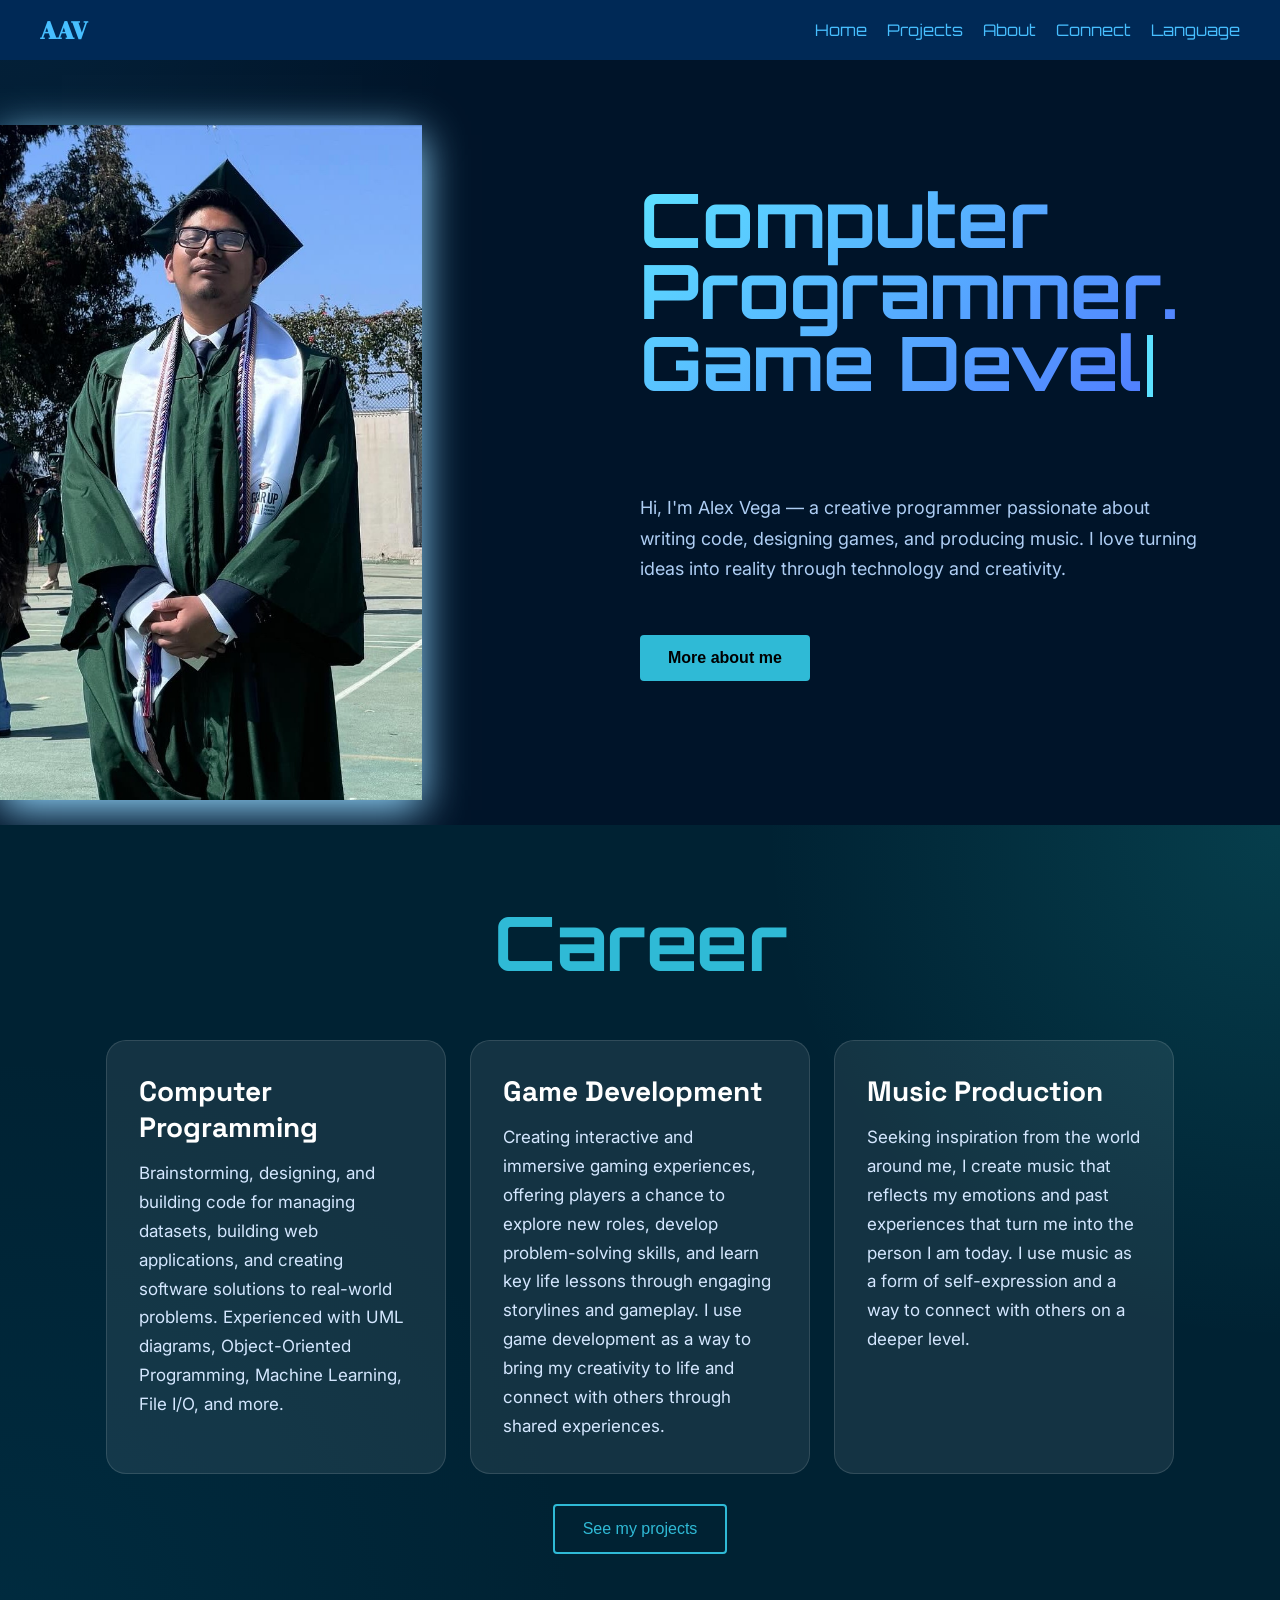
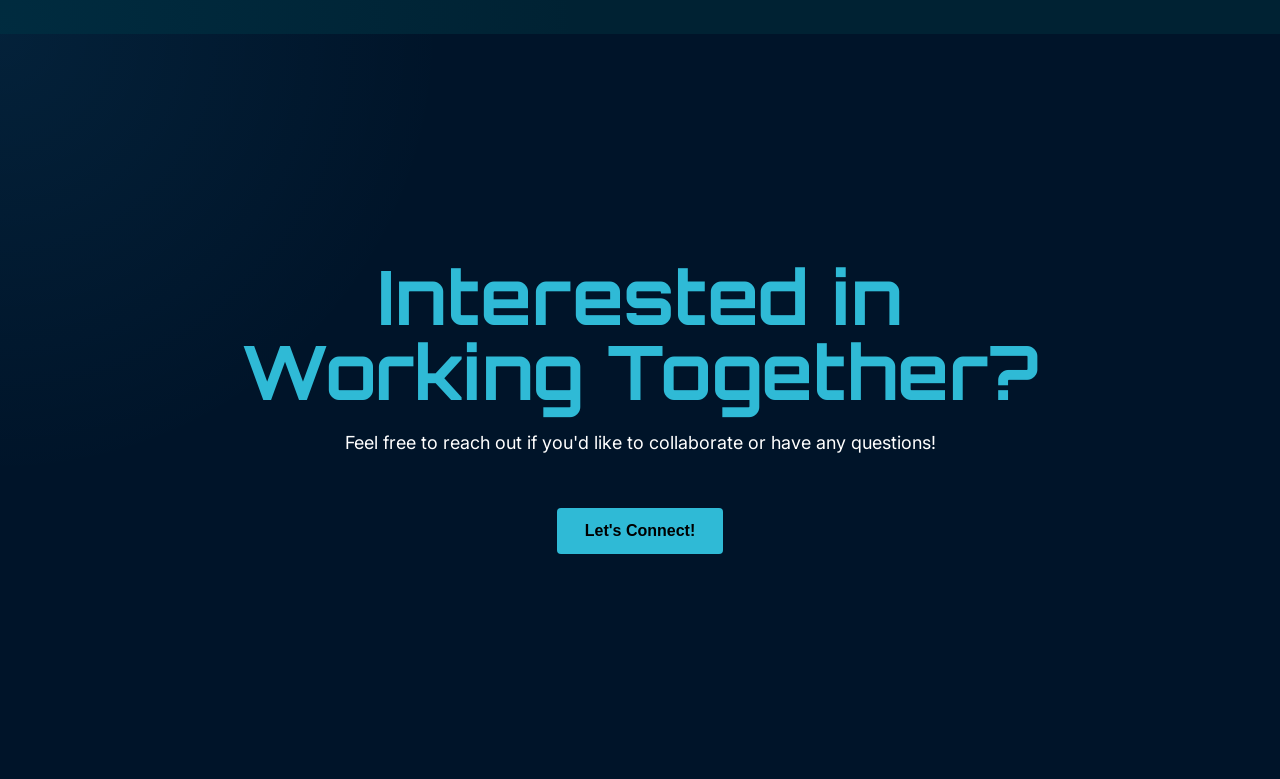
<file: html/homepage.html>
<!doctype html>
<html lang="en">
  <head>
    <!------ Loading Screen Stylesheet ------>
    <link rel="stylesheet" href="../css/loadinghome.css" />
    <!--------- General Stylesheet --------->
    <link rel="stylesheet" href="../css/general.css" />
    <!-------- HomePage Stylesheet -------->
    <link rel="stylesheet" href="../css/home.css" />
    <link
      href="https://fonts.googleapis.com/css2?family=Inter:wght@400;500;700&family=JetBrains+Mono:wght@400;700&family=Orbitron:wght@500;700&family=Space+Grotesk:wght@400;500;700&display=swap"
      rel="stylesheet"
    />
    <link
      href="https://fonts.googleapis.com/css?family=Abril Fatface"
      rel="stylesheet"
    />
    <meta charset="UTF-8" />
    <meta name="viewport" content="width=device-width, initial-scale=1.0" />
    <!-- Page Title -->
    <title>Home</title>
    <link rel="icon" href="../images/aav_logo.png" type="image/png" />
  </head>
  <body>
    <!-- Loading Screen -->
    <div class="loader">
      <h1>AAV</h1>
    </div>
    <!-- Main Content -->
    <div class="page-content">
      <!-- Navigation Bar -->
      <nav aria-label="Primary navigation">
        <div class="logo"><a href="homepage.html">AAV</a></div>
        <div class="hamburger-menu" id="hamburger-menu">☰</div>

        <div class="nav-links" id="nav-links">
          <a href="homepage.html">Home</a>
          <a href="myProjects.html">Projects</a>
          <a href="aboutMe.html">About</a>
          <a href="connect.html">Connect</a>
          <a href="../index.html">Language</a>
        </div>
      </nav>
      <!-- Home Page Content -->
      <div class="scroll-container">
        <!--Section 1: Introduction-->
        <section class="panel section-1">
          <!-- Left Side with Image -->
          <div class="left">
            <img src="../images/grad_photo.jpg" alt="Grad Photo" />
          </div>
          <!-- Right Side with Text -->
          <div class="right">
            <h1
              class="typewriter-heading"
              aria-label="Computer Programmer. Game Developer. Music Producer."
            >
              <span
                class="typewriter-line"
                data-typewriter-text="Computer Programmer."
                >Computer Programmer.</span
              >
              <span
                class="typewriter-line"
                data-typewriter-text="Game Developer."
                >Game Developer.</span
              >
              <span
                class="typewriter-line"
                data-typewriter-text="Music Producer."
                >Music Producer.</span
              >
            </h1>
            <p>
              Hi, I'm Alex Vega — a creative programmer passionate about writing
              code, designing games, and producing music. I love turning ideas
              into reality through technology and creativity.
            </p>
            <!-- Buttons -->
            <div class="buttons">
              <a href="aboutMe.html" class="btn">More about me</a>
            </div>
          </div>
        </section>
        <!--Section 2: Career-->
        <section class="panel section-2">
          <h1>Career</h1>
          <div class="cards">
            <article class="card">
              <h2>Computer Programming</h2>
              <p>
                Brainstorming, designing, and building code for managing
                datasets, building web applications, and creating software
                solutions to real-world problems. Experienced with UML diagrams,
                Object-Oriented Programming, Machine Learning, File I/O, and
                more.
              </p>
            </article>
            <article class="card">
              <h2>Game Development</h2>
              <p>
                Creating interactive and immersive gaming experiences, offering
                players a chance to explore new roles, develop problem-solving
                skills, and learn key life lessons through engaging storylines
                and gameplay. I use game development as a way to bring my
                creativity to life and connect with others through shared
                experiences.
              </p>
            </article>
            <article class="card">
              <h2>Music Production</h2>
              <p>
                Seeking inspiration from the world around me, I create music
                that reflects my emotions and past experiences that turn me into
                the person I am today. I use music as a form of self-expression
                and a way to connect with others on a deeper level.
              </p>
            </article>
          </div>
          <div class="buttons">
            <a href="myProjects.html" class="btn-outline">See my projects</a>
          </div>
        </section>
        <!--Section 3: Contact-->
        <section class="panel section-3">
          <h1>Interested in Working Together?</h1>
          <p>
            Feel free to reach out if you'd like to collaborate or have any
            questions!
          </p>
          <div class="buttons">
            <a href="connect.html" class="btn">Let's Connect!</a>
          </div>
        </section>
      </div>
    </div>
    <audio id="bg-music" src="../music/Website_Home.mp3" preload="auto"></audio>
    <script src="../js/script.js"></script>
    <script src="../js/typewriter.js"></script>
  </body>
</html>
</file>
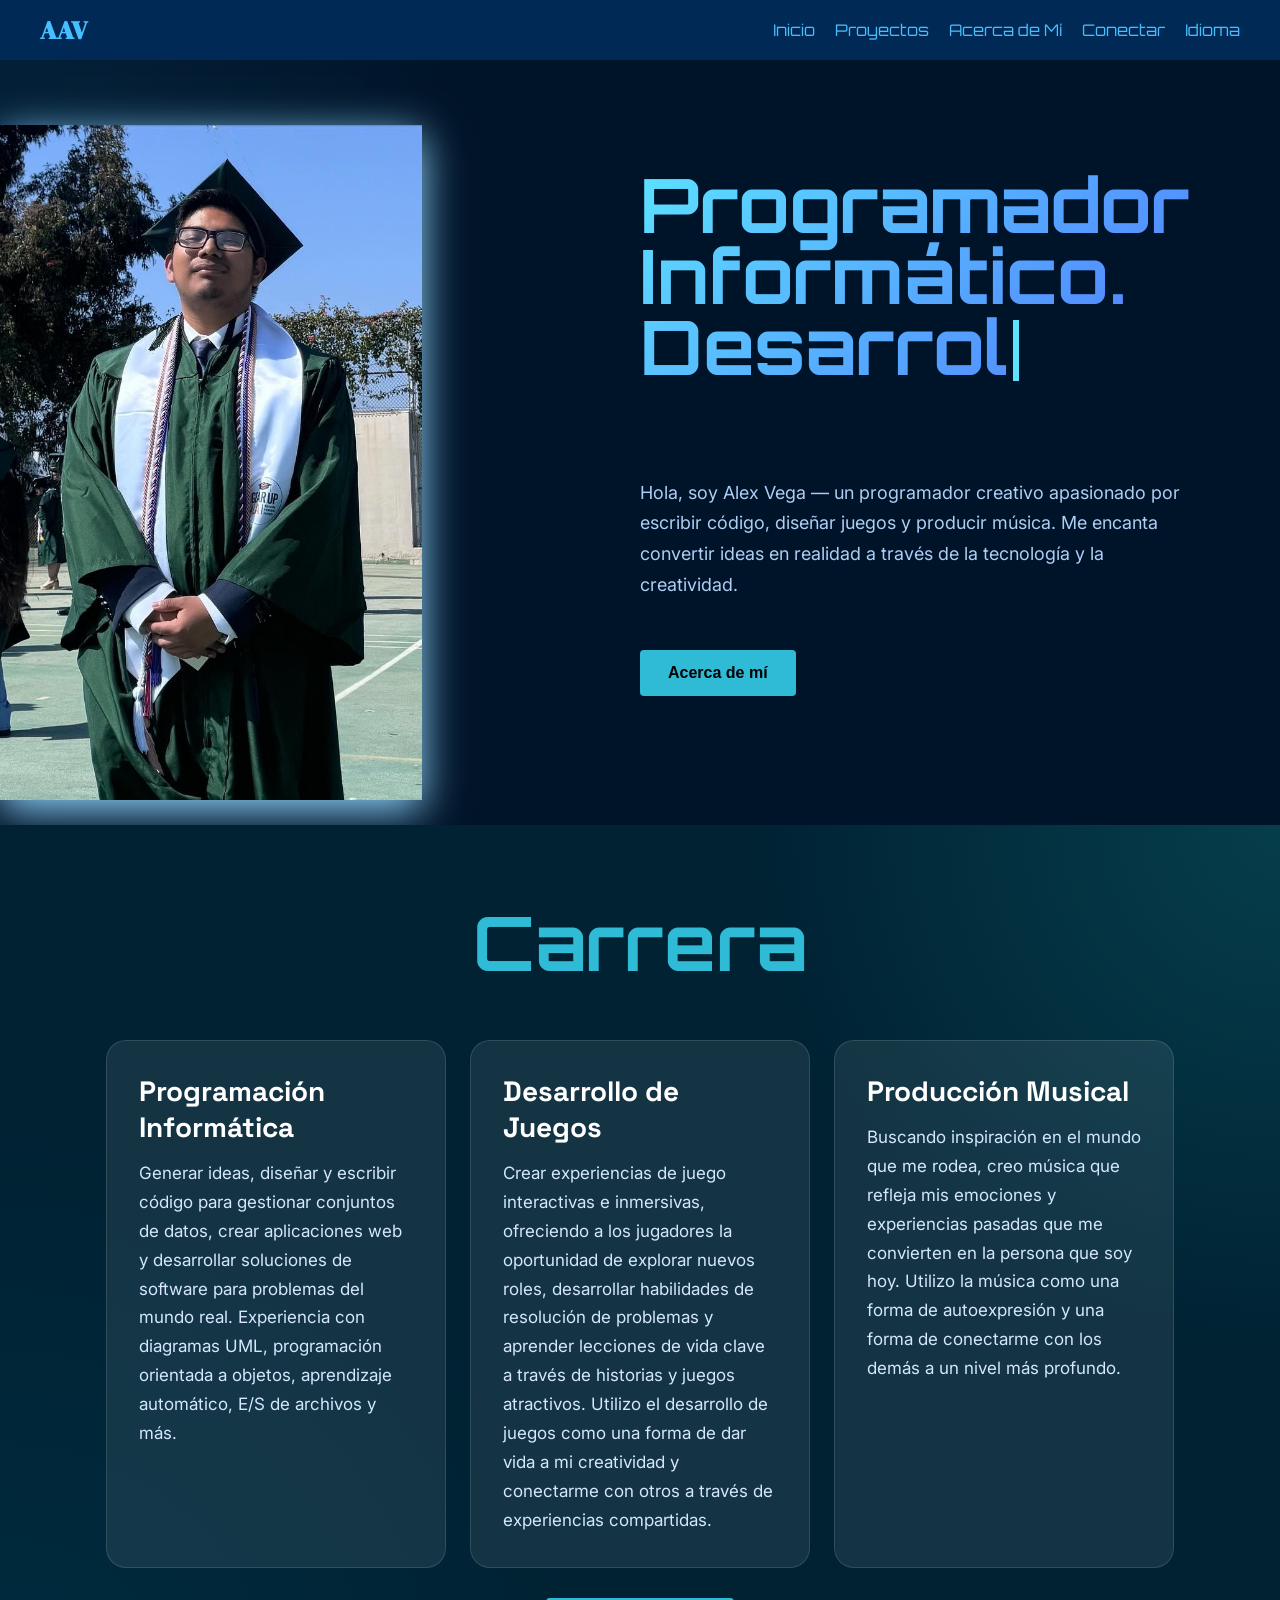
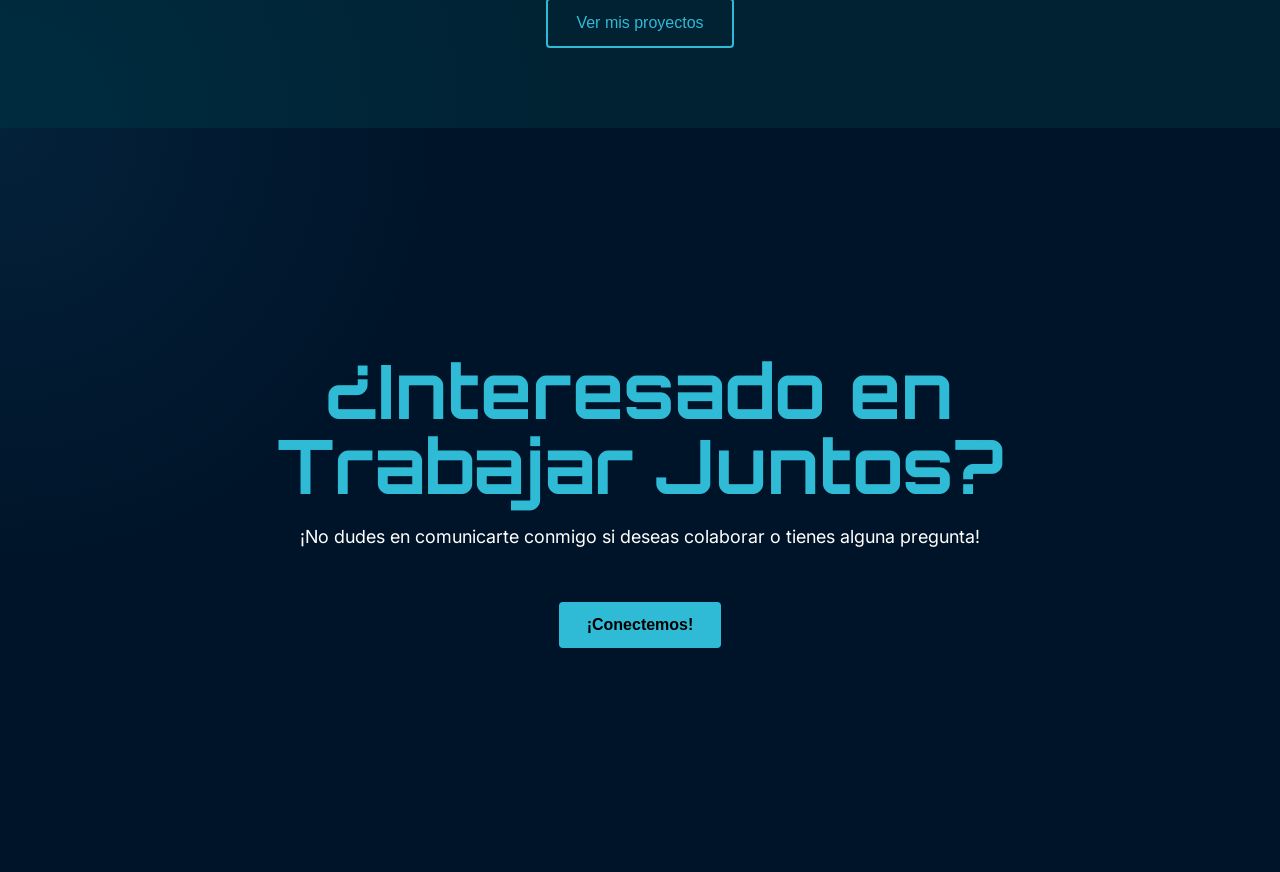
<file: html/paginaDeInicio.html>
<!doctype html>
<html lang="en">
  <head>
    <!------ Loading Screen Stylesheet ------>
    <link rel="stylesheet" href="../css/loadinghome.css" />
    <!--------- General Stylesheet --------->
    <link rel="stylesheet" href="../css/general.css" />
    <!-------- HomePage Stylesheet -------->
    <link rel="stylesheet" href="../css/home.css" />
    <link
      href="https://fonts.googleapis.com/css2?family=Inter:wght@400;500;700&family=JetBrains+Mono:wght@400;700&family=Orbitron:wght@500;700&family=Space+Grotesk:wght@400;500;700&display=swap"
      rel="stylesheet"
    />
    <link
      href="https://fonts.googleapis.com/css?family=Abril Fatface"
      rel="stylesheet"
    />
    <meta charset="UTF-8" />
    <meta name="viewport" content="width=device-width, initial-scale=1.0" />
    <!-- Page Title -->
    <title>Inicio</title>
    <link rel="icon" href="../images/aav_logo.png" type="image/png" />
  </head>
  <body>
    <!-- Loading Screen -->
    <div class="loader">
      <h1>AAV</h1>
    </div>
    <!-- Main Content -->
    <div class="page-content">
      <!-- Navigation Bar -->
      <nav aria-label="Primary navigation">
        <div class="logo"><a href="homepage.html">AAV</a></div>
        <div class="hamburger-menu" id="hamburger-menu">☰</div>

        <div class="nav-links" id="nav-links">
          <a href="paginaDeInicio.html">Inicio</a>
          <a href="misProyectos.html">Proyectos</a>
          <a href="acercaDeMi.html">Acerca de Mí</a>
          <a href="conectar.html">Conectar</a>
          <a href="../index.html">Idioma</a>
        </div>
      </nav>
      <!-- Home Page Content -->
      <div class="scroll-container">
        <!--Section 1: Introduction-->
        <section class="panel section-1">
          <!-- Left Side with Image -->
          <div class="left">
            <img src="../images/grad_photo.jpg" alt="Grad Photo" />
          </div>
          <!-- Right Side with Text -->
          <div class="right">
            <h1
              class="typewriter-heading"
              aria-label="Programador informático. Desarrollador de juegos. Productor musical."
            >
              <span
                class="typewriter-line"
                data-typewriter-text="Programador Informático."
                >Programador Informático.</span
              >
              <span
                class="typewriter-line"
                data-typewriter-text="Desarrollador de Juegos."
                >Desarrollador de Juegos.</span
              >
              <span
                class="typewriter-line"
                data-typewriter-text="Productor Musical."
                >Productor Musical.</span
              >
            </h1>
            <p>
              Hola, soy Alex Vega — un programador creativo apasionado por
              escribir código, diseñar juegos y producir música. Me encanta
              convertir ideas en realidad a través de la tecnología y la
              creatividad.
            </p>
            <!-- Buttons -->
            <div class="buttons">
              <a href="acercaDeMi.html" class="btn">Acerca de mí</a>
            </div>
          </div>
        </section>
        <!--Section 2: Career-->
        <section class="panel section-2">
          <h1>Carrera</h1>
          <div class="cards">
            <article class="card">
              <h2>Programación Informática</h2>
              <p>
                Generar ideas, diseñar y escribir código para gestionar
                conjuntos de datos, crear aplicaciones web y desarrollar
                soluciones de software para problemas del mundo real.
                Experiencia con diagramas UML, programación orientada a objetos,
                aprendizaje automático, E/S de archivos y más.
              </p>
            </article>
            <article class="card">
              <h2>Desarrollo de Juegos</h2>
              <p>
                Crear experiencias de juego interactivas e inmersivas,
                ofreciendo a los jugadores la oportunidad de explorar nuevos
                roles, desarrollar habilidades de resolución de problemas y
                aprender lecciones de vida clave a través de historias y juegos
                atractivos. Utilizo el desarrollo de juegos como una forma de
                dar vida a mi creatividad y conectarme con otros a través de
                experiencias compartidas.
              </p>
            </article>
            <article class="card">
              <h2>Producción Musical</h2>
              <p>
                Buscando inspiración en el mundo que me rodea, creo música que
                refleja mis emociones y experiencias pasadas que me convierten
                en la persona que soy hoy. Utilizo la música como una forma de
                autoexpresión y una forma de conectarme con los demás a un nivel
                más profundo.
              </p>
            </article>
          </div>
          <div class="buttons">
            <a href="misProyectos.html" class="btn-outline"
              >Ver mis proyectos</a
            >
          </div>
        </section>
        <!--Section 3: Contact-->
        <section class="panel section-3">
          <h1>¿Interesado en Trabajar Juntos?</h1>
          <p>
            ¡No dudes en comunicarte conmigo si deseas colaborar o tienes alguna
            pregunta!
          </p>
          <div class="buttons">
            <a href="conectar.html" class="btn">¡Conectemos!</a>
          </div>
        </section>
      </div>
    </div>
    <audio id="bg-music" src="../music/Website_Home.mp3" preload="auto"></audio>
    <script src="../js/script.js"></script>
    <script src="../js/typewriter.js"></script>
  </body>
</html>
</file>
<file: css/general.css>
/* RESET */

* {
  margin: 0;
  padding: 0;
  box-sizing: border-box;
}

/* CUSTOM SCROLLBAR */
::-webkit-scrollbar {
  width: 8px;
}

::-webkit-scrollbar-track {
  background: transparent;
}

::-webkit-scrollbar-thumb {
  background: rgba(92, 225, 255, 0.4);
  border-radius: 999px;
}

::-webkit-scrollbar-thumb:hover {
  background: rgba(92, 225, 255, 0.8);
}
/* BASE STYLES */
.left {
  flex: 1;
}

.right {
  flex: 1;
}

.left,
.right {
  width: 50%;
  position: relative;
  min-width: 0;
}

body {
  font-family: "Roboto", sans-serif;
  background: #0d1424;
  color: white;
  overflow-x: hidden;
}

h1 {
  font-size: 75px;
  line-height: 1;
  margin-bottom: 20px;
  color: #2fbad6;
  font-family: "Orbitron", sans-serif;
}

h2,
h3 {
  font-family: "Space Grotesk", sans-serif;
}

p {
  font-size: 18px;
  line-height: 1.6;
  margin-bottom: 20px;
  font-family: "Inter", sans-serif;
}

a {
  color: #47bfff;
  text-decoration: none;
}

ul {
  list-style-type: disc;
  padding-left: 40px;
  margin: 5px 0;
}

li {
  margin-bottom: 10px;
  line-height: 1.6;
}

/* NAVIGATION BAR */

nav {
  position: fixed;
  top: 0;
  left: 0;
  right: 0;
  display: flex;
  justify-content: space-between;
  align-items: center;
  padding: 14px 40px;
  background-color: #002956;
  z-index: 1000;
}

.logo {
  font-size: 24px;
  font-weight: bold;
  color: #47bfff;
  font-family: "Abril Fatface";
}

.nav-links {
  display: flex;
}

.nav-links a {
  color: #47bfff;
  margin-left: 20px;
  font-family: "Orbitron", sans-serif;
}

.nav-links a:hover {
  text-decoration: underline;
}

.hamburger-menu {
  display: none;
  font-size: 32px;
  cursor: pointer;
  color: #2fbad6;
}

/* PAGE LAYOUT */

.page-content {
  padding-top: 72px;
}

.scroll-container {
  position: relative;
}

.panel {
  position: sticky;
  top: 0;
  min-height: 100vh;
  width: 100%;
  display: flex;
  align-items: center;
  justify-content: space-between;
  padding: 80px 40px;
  opacity: 0;
  transform: translateY(40px);
  transition:
    opacity 0.8s ease,
    transform 0.8s ease;
  will-change: opacity, transform;
}

.panel.visible {
  opacity: 1;
  transform: translateY(0);
}

.section-1 {
  z-index: 1;
}

.section-2 {
  background:
    radial-gradient(
      circle at top right,
      rgba(38, 208, 206, 0.16),
      transparent 34%
    ),
    radial-gradient(
      circle at bottom left,
      rgba(0, 87, 120, 0.18),
      transparent 38%
    ),
    #002233;
  z-index: 2;
  justify-content: center;
  align-items: center;
  text-align: center;
  padding: 80px 40px;
  flex-direction: column;
}

.section-3 {
  background:
    radial-gradient(
      circle at top right,
      rgba(71, 191, 255, 0.16),
      transparent 34%
    ),
    radial-gradient(
      circle at bottom left,
      rgba(38, 208, 206, 0.12),
      transparent 38%
    ),
    #003344;
  z-index: 3;
  justify-content: center;
  align-items: center;
  text-align: center;
  flex-direction: column;
}

/* BUTTONS */

.buttons {
  margin-top: 30px;
  display: flex;
  gap: 20px;
}

.btn {
  background: #2fbad6;
  color: black;
  padding: 14px 28px;
  text-decoration: none;
  font-weight: bold;
  border-radius: 4px;
}

.btn-outline {
  border: 2px solid #2fbad6;
  color: #2fbad6;
  padding: 14px 28px;
  text-decoration: none;
  border-radius: 4px;
}

.btn:hover {
  background: white;
}

.btn-outline:hover {
  background: white;
  color: black;
}

.btn,
.btn-outline {
  transition: 0.3s ease;
}

/* RESPONSIVE NAVIGATION */

@media (max-width: 785px) {
  nav {
    padding: 20px;
    position: fixed;
    top: 0;
    left: 0;
    right: 0;
  }

  .hamburger-menu {
    display: block;
  }

  .nav-links {
    flex-direction: column;
    position: absolute;
    top: 70px;
    right: 20px;
    background: #002956;
    padding: 20px;
    border-radius: 10px;
    width: 200px;
    opacity: 0;
    visibility: hidden;
    pointer-events: none;
    transform: translateY(-10px);
    transition: 0.3s ease;
    z-index: 1001;
  }

  .nav-links.active {
    display: flex;
    opacity: 1;
    visibility: visible;
    pointer-events: auto;
    transform: translateY(0);
  }

  .nav-links a {
    margin: 10px 0;
  }

  .container {
    flex-direction: column;
  }

  h1 {
    font-size: 64px;
    line-height: 0.95;
  }

  p {
    font-size: 22px;
    max-width: 100%;
    line-height: 1.5;
  }
}

/* RESPONSIVE LAYOUT */

@media (max-width: 900px) {
  .panel {
    position: relative;
    top: auto;
    min-height: auto;
    padding: 60px 24px;
    flex-direction: column;
    align-items: stretch;
  }

  .section-1,
  .section-2,
  .section-3 {
    padding-top: 80px;
    padding-bottom: 60px;
  }

  .section-3 {
    min-height: calc(100vh - 72px);
    justify-content: center;
    padding-top: 24px;
    padding-bottom: 24px;
  }

  .cards {
    gap: 18px;
    margin-top: 32px;
  }

  .card {
    min-width: auto;
    max-width: 100%;
  }

  .buttons {
    flex-direction: column;
    gap: 18px;
  }

  .btn,
  .btn-outline {
    width: 100%;
    text-align: center;
  }

  h1 {
    font-size: 56px;
  }

  p {
    font-size: 17px;
  }
}

/* SMALL SCREENS */

@media (max-width: 600px) {
  nav {
    padding: 16px 20px;
  }

  .nav-links {
    top: 62px;
    right: 16px;
    width: calc(100% - 32px);
  }

  h1 {
    font-size: 44px;
  }

  p {
    font-size: 16px;
  }

  .card {
    padding: 24px;
  }

  .section-3 {
    min-height: calc(100vh - 72px);
    padding-top: 24px;
    padding-bottom: 24px;
    justify-content: center;
  }
}

/* Typewriter cursor styling for data-driven headings */
[data-typewriter-text] {
  display: inline-block;
  width: fit-content;
  min-height: 1em;
}

[data-typewriter-text].active::after {
  content: "";
  display: inline-block;
  width: 0.08em;
  height: 0.82em;
  margin-left: 0.08em;
  background: #5ce1ff;
  transform: translateY(0.08em);
  animation: typewriterCursor 0.9s ease-in-out infinite;
}

[data-typewriter-text].complete::after {
  content: none;
}

@keyframes typewriterCursor {
  0%,
  45% {
    opacity: 1;
  }

  46%,
  100% {
    opacity: 0;
  }
}
</file>
<file: css/loadingpage.css>
/* LOADER OVERLAY */

.loader {
  position: fixed;
  top: 0;
  left: 0;
  width: 100%;
  height: 100vh;
  background: #001429;
  display: flex;
  justify-content: center;
  align-items: center;
  z-index: 9999;
  animation: fadeOut 1.5s ease forwards;
  animation-delay: 0.25s;
}

/* PAGE REVEAL */

.page-content {
  opacity: 0;
  animation: fadeIn 1.5s ease forwards;
  animation-delay: 0.25s;
}

/* ANIMATIONS */

@keyframes fadeOut {
  to {
    opacity: 0;
    visibility: hidden;
  }
}

@keyframes fadeIn {
  to {
    opacity: 1;
  }
}
</file>
<file: css/index.css>
/* PAGE LAYOUT */
.page-content {
  background:
    radial-gradient(
      circle at 50% 45%,
      rgba(47, 191, 255, 0.08),
      transparent 32%
    ),
    radial-gradient(
      circle at top left,
      rgba(47, 191, 255, 0.08),
      transparent 30%
    ),
    #001429;
}
.section-1 {
  display: flex;
  flex-direction: column;
  align-items: center;
  justify-content: center;
  min-height: 90vh;
}

/* RESPONSIVE LAYOUT */
@media (max-width: 900px) {
  h1 {
    font-size: 2.5rem;
  }
}
</file>
<file: css/loadinghome.css>
/* LOADER OVERLAY */

.loader {
  position: fixed;
  top: 0;
  left: 0;
  width: 100%;
  height: 100vh;
  background: #001429;
  display: flex;
  justify-content: center;
  align-items: center;
  z-index: 9999;
  animation: fadeOut 1.5s ease forwards;
  animation-delay: 2s;
}

/* LOADER TEXT */

.loader h1 {
  font-size: 80px;
  color: #2fbad6;
  animation: pulse 1.5s infinite;
  font-family: "Abril Fatface";
}

/* PAGE REVEAL */

.page-content {
  opacity: 0;
  animation: fadeIn 1.5s ease forwards;
  animation-delay: 2s;
}

/* ANIMATIONS */

@keyframes fadeOut {
  to {
    opacity: 0;
    visibility: hidden;
  }
}

@keyframes fadeIn {
  to {
    opacity: 1;
  }
}

@keyframes pulse {
  0% {
    transform: scale(1);
  }

  50% {
    transform: scale(1.1);
  }

  100% {
    transform: scale(1);
  }
}
</file>
<file: css/home.css>
html {
  scroll-behavior: smooth;
}

/* INTRO LAYOUT */

.page-content {
  padding-top: 0;
  background: #001429;
  overflow-x: hidden;
}

.panel.section-1 {
  background:
    radial-gradient(
      circle at top left,
      rgba(47, 191, 255, 0.08),
      transparent 30%
    ),
    #001429;
  gap: 0;
  padding: 0;
}
.panel.section-3 {
  padding: 225px;
  background:
    radial-gradient(
      circle at top left,
      rgba(47, 191, 255, 0.08),
      transparent 30%
    ),
    #001429;
}

.panel {
  position: relative;
  top: auto;
  min-height: auto;
  overflow: visible;
  transform: none;
  transition: opacity 0.8s ease;
}

.panel.visible {
  transform: none;
}

.left img {
  display: block;

  width: 75%;
  height: 75vh;
  min-height: 640px;
  justify-self: center;
  margin-top: 125px;
  margin-bottom: 25px;

  object-fit: cover;
  box-shadow: 0 10px 40px #93d8ff;
}

.right {
  flex: 1;
  display: flex;
  flex-direction: column;
  justify-content: center;
  padding: 120px clamp(32px, 6vw, 80px) 80px;
}

.right h1 {
  font-size: clamp(48px, 6vw, 75px);
  line-height: 0.95;
  margin-bottom: 24px;
  font-weight: 700;
  background: linear-gradient(135deg, #5ce1ff, #4f6dff);
  -webkit-background-clip: text;
  -webkit-text-fill-color: transparent;
}

.typewriter-heading {
  min-height: 3em;
}

.typewriter-line {
  display: block;
  width: fit-content;
  min-height: 0.95em;
}

.typewriter-line.active::after {
  content: "";
  display: inline-block;
  width: 0.08em;
  height: 0.82em;
  margin-left: 0.08em;
  background: #5ce1ff;
  transform: translateY(0.08em);
  animation: typewriterCursor 0.9s ease-in-out infinite;
}

.typewriter-line.complete::after {
  content: none;
}

@keyframes typewriterCursor {
  0%,
  45% {
    opacity: 1;
  }

  46%,
  100% {
    opacity: 0;
  }
}

.right p {
  max-width: 800px;
  font-size: 18px;
  line-height: 1.7;
  color: #b8d8ff;
  opacity: 0.95;
}

/* CAREER CARDS */

.cards {
  display: flex;
  justify-content: center;
  gap: 24px;
  flex-wrap: wrap;
  max-width: 1200px;
  width: 100%;
  margin-top: 40px;
}

.card {
  background: rgba(255, 255, 255, 0.08);
  border: 1px solid rgba(255, 255, 255, 0.12);
  border-radius: 20px;
  padding: 32px;
  min-width: 260px;
  flex: 1 1 280px;
  max-width: 340px;
  text-align: left;
}

.card h2 {
  color: #ffffff;
  margin-bottom: 14px;
  font-size: 28px;
}

.card p {
  font-size: 17px;
  line-height: 1.7;
  color: #d4e7ff;
  margin: 0;
}

/* RESPONSIVE DESIGN */

@media (max-width: 900px) {
  .left,
  .right {
    width: 100%;
  }

  .panel.section-1 {
    flex-direction: column;
    padding-top: 72px;
  }

  .right {
    order: 2;
    padding: 48px 24px 40px;
  }

  .left {
    margin-top: 24px;
    order: 1;
  }

  .left img {
    height: min(62vh, 520px);
    min-height: 320px;
    max-width: 75%;
    flex-direction: column;
    align-items: center;
    margin: 0 auto;
  }

  .buttons {
    flex-direction: column;
    align-items: stretch;
  }

  .buttons .btn,
  .buttons .btn-outline {
    width: 100%;
    justify-content: center;
  }

  .panel {
    position: relative;
    min-height: auto;
  }

  .panel.section-3 {
    min-height: 635px;
    justify-content: center;
    padding: 50px;
  }
}

/* SMALL SCREENS */

@media (max-width: 600px) {
  .right {
    padding: 36px 18px 32px;
  }

  .right h1 {
    font-size: clamp(40px, 13vw, 52px);
  }

  .right p {
    font-size: 15px;
  }

  .left img {
    height: 46vh;
    min-height: 280px;
  }
}
</file>
<file: loadingpage.css>
/* Loader styles */
.loader {
  position: fixed;

  top: 0;
  left: 0;

  width: 100%;
  height: 100vh;

  background: #001429;

  display: flex;
  justify-content: center;
  align-items: center;

  z-index: 9999;

  animation: fadeOut 1.5s ease forwards;

  animation-delay: .25s;
}

/* Hide content initially */
.page-content {
  opacity: 0;

  animation: fadeIn 1.5s ease forwards;

  animation-delay: .25s;
}

/* Fades out loader */
@keyframes fadeOut {
  to {
    opacity: 0;
    visibility: hidden;
  }
}

/* Fades in content */
@keyframes fadeIn {
  to {
    opacity: 1;
  }
}
</file>
<file: general.css>
* {
  margin: 0;
  padding: 0;
  box-sizing: border-box;
}

body {
  font-family: 'Roboto', sans-serif;
  background: #001429;
  color: white;
}
h1 {
  font-size: 75px;
  line-height: 1;
  margin-bottom: 20px;
  color: #2fbad6;
}

nav {
  position: absolute;
  left: 0;
  right: 0;
  display: flex;
  justify-content: space-between;
  align-items: center;
  padding: 14px 40px;
  background-color: #002956;
}

.nav-links {
  display: flex;
}

.nav-links a {
  color: #2fbad6;
  margin-left: 20px;
}

a {
  color: #2fbad6;
  text-decoration: none;
}

.logo {
  font-size: 24px;
  font-weight: bold;
  color: #2fbad6;
}

ul {
  list-style-type: disc;
  padding-left: 40px;
  margin: 5px 0;
}

li {
  margin-bottom: 10px;
  line-height: 1.6;
}

.buttons {
  margin-top: 30px;
  display: flex;
  gap: 20px;
}

.btn {
  background: #2fbad6;
  color: black;
  padding: 14px 28px;
  text-decoration: none;
  font-weight: bold;
  border-radius: 4px;
}

.btn-outline {
  border: 2px solid #2fbad6;
  color: #2fbad6;
  padding: 14px 28px;
  text-decoration: none;
  border-radius: 4px;
}

.btn:hover {
  background: white;
}

.btn-outline:hover {
  background: white;
  color: black;
}

.btn, .btn-outline {
  transition: 0.3s ease;
}

p {
  font-size: 18px;
  line-height: 1.6;
  margin-bottom: 20px;
}

.hamburger-menu {
  display: none;
  font-size: 32px;
  cursor: pointer;
  color: #2fbad6;
}

@media (max-width: 785px) {
  nav {
    padding: 20px;
    position: relative;
  }

  .hamburger-menu {
    display: block;
  }

  .nav-links {
    flex-direction: column;
    position: absolute;
    top: 70px;
    right: 20px;
    background: #002956;
    padding: 20px;
    border-radius: 10px;
    width: 200px;
    opacity: 0;
    transform: translateY(-10px);
    transition: 0.3s ease;
  }

  .nav-links.active {
    display: flex;
    opacity: 1;
    transform: translateY(0);
  }

  .nav-links a {
    margin: 10px 0;
  }

  .container {
    flex-direction: column;
  }

  h1{
    font-size: 64px;
    line-height: 0.95;
  }

  p {
    font-size: 22px;
    max-width: 100%;
    line-height: 1.5;
  }

}
</file>
<file: connect.css>
.container
{
    padding-top: 125px;
    padding-left: 125px;
    padding-right: 125px;
}
h1 {
  font-size: 80px;
  margin-bottom: 20px;
}

@media (max-width: 768px) {
  .container {
    padding-top: 75px;
    padding-left: 30px;
    padding-right: 30px;
  }
  
  h1 {
    font-size: 50px;
  }
  
}
</file>
<file: css/about.css>
html {
  scroll-behavior: smooth;
}

/* PAGE BACKGROUND */

.page-content {
  background:
    radial-gradient(
      circle at top right,
      rgba(38, 208, 206, 0.16),
      transparent 34%
    ),
    radial-gradient(
      circle at bottom left,
      rgba(0, 87, 120, 0.18),
      transparent 38%
    ),
    #002233;
  overflow-x: hidden;
  padding-top: 0px;
}

.scroll-container {
  display: flex;
  overflow: visible;
}

.panel {
  min-height: 800px;
  padding: 80px 8%;
  overflow: hidden;
  flex-direction: column;
  transform: none;
  transition: opacity 0.8s ease;
}

/* Alternate panel layout for odd and even panels */

.panel:nth-of-type(odd) {
  background:
    radial-gradient(
      circle at top right,
      rgba(38, 208, 206, 0.16),
      transparent 34%
    ),
    radial-gradient(
      circle at bottom left,
      rgba(0, 87, 120, 0.18),
      transparent 38%
    ),
    #002233;
}

.panel:nth-of-type(even) {
  background:
    radial-gradient(
      circle at top right,
      rgba(71, 191, 255, 0.16),
      transparent 34%
    ),
    radial-gradient(
      circle at bottom left,
      rgba(38, 208, 206, 0.12),
      transparent 38%
    ),
    #003344;
}

.panel-body p {
  text-indent: 50px;
  text-align: left;
}

.panel:nth-of-type(odd) .panel-graphic {
  float: left;
  margin: 0 32px 24px 0;
  box-shadow: 0 0 0px #2fbad6;
}

.panel:nth-of-type(even) .panel-graphic {
  float: right;
  margin: 0 0 24px 32px;
  box-shadow: 0 0 0px #2fbad6;
}

.panel-body::after {
  content: "";
  display: block;
  clear: both;
}

.panel-body {
  width: 100%;
  max-width: 1100px;
  margin: 0 auto;
  padding: 12px;
}

.panel-body p {
  max-width: none;
  margin: 0;
}

img.panel-graphic {
  position: relative;
  z-index: 1;
  max-width: 300px;
}

.panel-graphic {
  transition:
    transform 0.4s cubic-bezier(0.22, 1, 0.36, 1),
    box-shadow 0.4s ease,
    filter 0.4s ease;
}

.panel-graphic:hover {
  z-index: 10;

  transform: translateY(-12px) scale(1.05);

  box-shadow:
    0 0 20px rgba(92, 225, 255, 0.4),
    0 0 40px rgba(92, 225, 255, 0.25);

  filter: brightness(1.05);
}

/* Section Formmating*/
.section-1 {
  z-index: 1;
  margin-top: 0px;
  padding-top: 100px;
}

h1 {
  font-size: clamp(48px, 8vw, 96px);
  line-height: 0.95;
  margin-bottom: 30px;
  font-weight: 700;
  background: linear-gradient(135deg, #5ce1ff, #4f6dff);
  -webkit-background-clip: text;
  -webkit-text-fill-color: transparent;
  text-align: left;
}

p {
  max-width: 800px;
  font-size: 18px;
  line-height: 1.7;
  color: #b8d8ff;
  opacity: 0.95;
}

/* CROSS */
.cross {
  --cross-gradient: linear-gradient(135deg, #5ce1ff 0%, #4f6dff 100%);

  position: relative;

  width: 260px;
  height: 360px;

  background: transparent;
  isolation: isolate;
  z-index: 1;
  box-shadow:
    0 0 40px rgba(54, 216, 255, 0.75),
    0 0 80px rgba(54, 216, 255, 0.55),
    0 0 120px rgba(54, 216, 255, 0.35);
}

.cross::before {
  content: "";

  position: absolute;

  width: 240px;
  height: 70px;

  background: var(--cross-gradient);
  background-size: 260px 360px;
  background-position: -10px -70px;

  left: 50%;
  top: 70px;

  transform: translateX(-50%);

  z-index: 3;
}

.cross::after {
  content: "";

  position: absolute;

  width: 80px;
  height: 100%;

  background: var(--cross-gradient);
  background-size: 260px 360px;
  background-position: -90px 0;
  border-radius: 2px;

  left: 50%;
  top: 0;

  transform: translateX(-50%);

  z-index: 2;
}

.glow-horizontal {
  position: absolute;

  width: 260px;
  height: 80px;

  left: 50%;
  top: 70px;

  transform: translateX(-50%);

  background: rgba(54, 216, 255, 0.58);
  filter: blur(34px);
  pointer-events: none;

  box-shadow:
    0 0 40px rgba(54, 216, 255, 0.8),
    0 0 80px rgba(54, 216, 255, 0.6),
    0 0 140px rgba(54, 216, 255, 0.4);

  z-index: 1;
}

/* TIMELINE */

.section-4 {
  align-items: stretch;
  padding-bottom: 120px;
}

.section-4 h1 {
  text-align: center;
}

.timeline {
  position: relative;
  width: min(100%, 1100px);
  margin: 24px auto 0;
  display: grid;
  gap: 30px;
}

.timeline::before {
  content: "";
  position: absolute;
  top: 34px;
  bottom: 34px;
  left: 50%;
  width: 6px;
  border-radius: 999px;
  background: linear-gradient(180deg, #5ce1ff, #4f6dff);
  box-shadow:
    0 0 24px rgba(92, 225, 255, 0.42),
    0 0 54px rgba(79, 109, 255, 0.28);
  transform: translateX(-50%);
}

.timeline-entry {
  position: relative;
  display: grid;
  grid-template-columns: minmax(160px, 1fr) 92px minmax(160px, 1fr);
  align-items: center;
  gap: 28px;
}

.timeline-entry:nth-child(even) .timeline-date {
  grid-column: 3;
  grid-row: 1;
  text-align: left;
}

.timeline-entry:nth-child(even) .timeline-card {
  grid-column: 1;
  grid-row: 1;
}

.timeline-date {
  color: #d4e7ff;
  font-size: 20px;
  font-weight: 700;
  letter-spacing: 0;
  text-align: right;
}

.timeline-marker {
  position: relative;
  z-index: 2;
  grid-column: 2;
  width: 92px;
  aspect-ratio: 1;
  display: grid;
  place-items: center;
  border: 8px solid rgba(255, 255, 255, 0.82);
  border-radius: 50%;
  background: radial-gradient(
    circle at 35% 28%,
    #ffffff,
    #dce8f5 48%,
    #b9c8d8 100%
  );
  box-shadow:
    0 0 0 7px rgba(92, 225, 255, 0.18),
    0 0 34px rgba(92, 225, 255, 0.5);
  animation: pulse 3s infinite;
}
@keyframes pulse {
  0%,
  100% {
    box-shadow:
      0 0 0 7px rgba(92, 225, 255, 0.18),
      0 0 34px rgba(92, 225, 255, 0.5);
  }

  50% {
    box-shadow:
      0 0 0 10px rgba(92, 225, 255, 0.3),
      0 0 50px rgba(92, 225, 255, 0.8);
  }
}

.timeline-card {
  position: relative;
  z-index: 1;
  min-height: 168px;
  padding: 28px;
  border: 1px solid rgba(255, 255, 255, 0.12);
  border-radius: 20px;
  background: rgba(255, 255, 255, 0.08);
  box-shadow:
    0 18px 46px rgba(0, 0, 0, 0.22),
    0 0 34px rgba(92, 225, 255, 0.12);
  backdrop-filter: blur(14px);
  transition:
    transform 0.3s ease,
    box-shadow 0.3s ease;
}

.timeline-card::before {
  content: "";
  position: absolute;
  top: 50%;
  width: 28px;
  border-top: 2px dotted rgba(184, 216, 255, 0.78);
}

.timeline-card:hover {
  transform: translateY(-6px);

  box-shadow:
    0 24px 60px rgba(0, 0, 0, 0.3),
    0 0 40px rgba(92, 225, 255, 0.25);
}

.timeline-entry:nth-child(odd) .timeline-card::before {
  right: -28px;
}

.timeline-entry:nth-child(even) .timeline-card::before {
  left: -28px;
}

.timeline-card h2 {
  margin: 0 0 12px;
  color: #ffffff;
  font-size: 24px;
  line-height: 1.15;
}

.section-4 .timeline-card p {
  max-width: none;
  margin-bottom: 14px;
  color: #d4e7ff;
  font-size: 16px;
  line-height: 1.6;
  text-align: left;
}

.section-4 .timeline-card .timeline-skills {
  margin-bottom: 0;
  color: #5ce1ff;
  font-size: 14px;
  font-weight: 700;
}

.timeline-date,
.card-header-label {
  font-family: "JetBrains Mono", monospace;
}

/* RESPONSIVE DESIGN */

@media (max-width: 768px) {
  .section-1 {
    margin-top: 50px;
  }
  .container {
    padding: 90px 20px 60px;
  }

  .panel {
    padding: 70px 20px;
  }

  .panel > h1 {
    width: 100%;
    text-align: center;
  }

  .panel-body {
    border-width: 6px;
    padding: 10px;
  }

  img.panel-graphic {
    float: none;
    width: 100%;
    max-width: none;
    margin: 0 0 24px;
  }

  .panel:nth-of-type(odd) p,
  .panel:nth-of-type(even) p {
    text-align: left;
  }

  .cross {
    float: none;
    margin: 0 auto 32px;
  }

  .timeline {
    gap: 24px;
  }

  .timeline::before {
    left: 36px;
  }

  .timeline-entry,
  .timeline-entry:nth-child(even) {
    grid-template-columns: 72px minmax(0, 1fr);
    column-gap: 25px;
    row-gap: 16px;
  }

  .timeline-marker {
    grid-column: 1;
    width: 72px;
    border-width: 6px;
    font-size: 26px;
  }

  .timeline-date,
  .timeline-entry:nth-child(even) .timeline-date {
    grid-column: 2;
    grid-row: 1;
    text-align: left;
    align-self: center;
    font-size: 17px;
  }

  .timeline-card,
  .timeline-entry:nth-child(even) .timeline-card {
    grid-column: 2;
    grid-row: 2;
  }

  .timeline-card::before,
  .timeline-entry:nth-child(odd) .timeline-card::before,
  .timeline-entry:nth-child(even) .timeline-card::before {
    left: -16px;
    right: auto;
    width: 16px;
  }

  .timeline-card {
    padding: 22px;
  }

  h1 {
    font-size: 56px;
  }
}

@media (max-width: 480px) {
  h1 {
    font-size: 44px;
  }

  p {
    font-size: 15px;
  }
}
</file>
